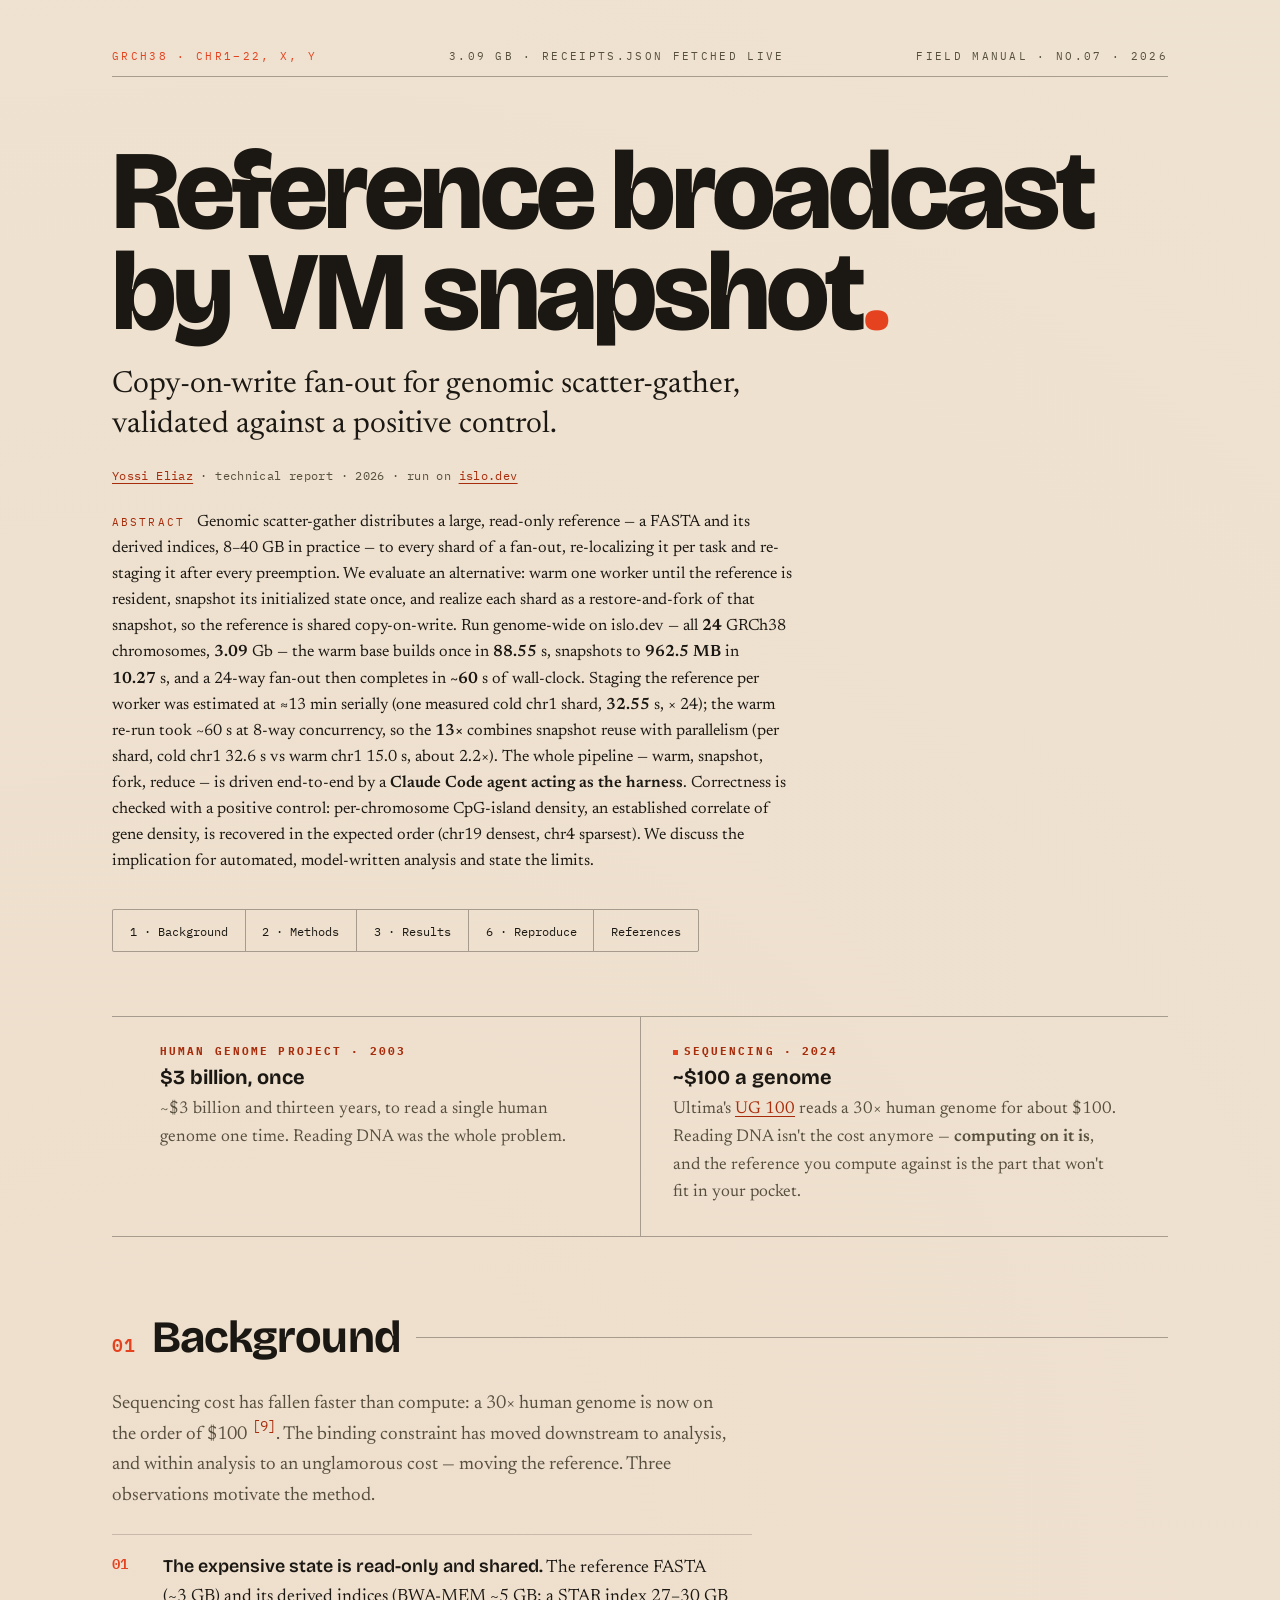
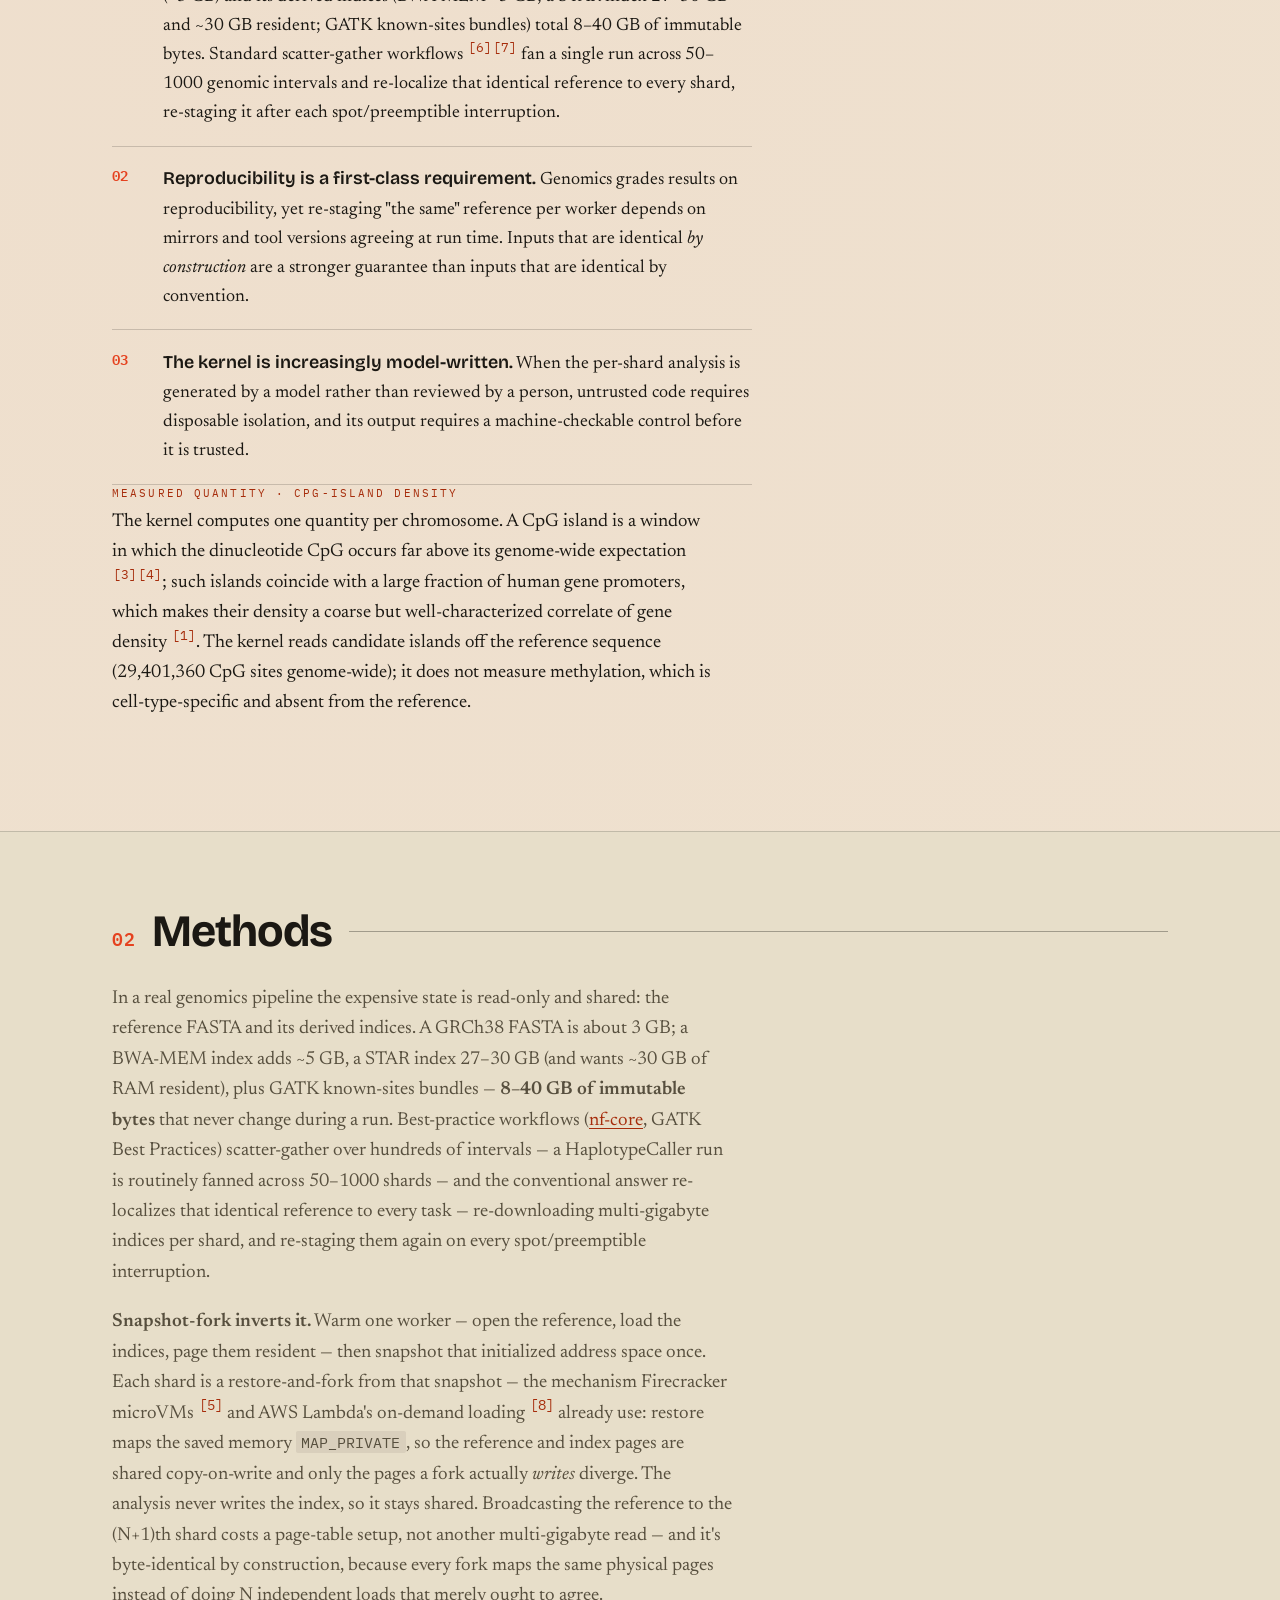
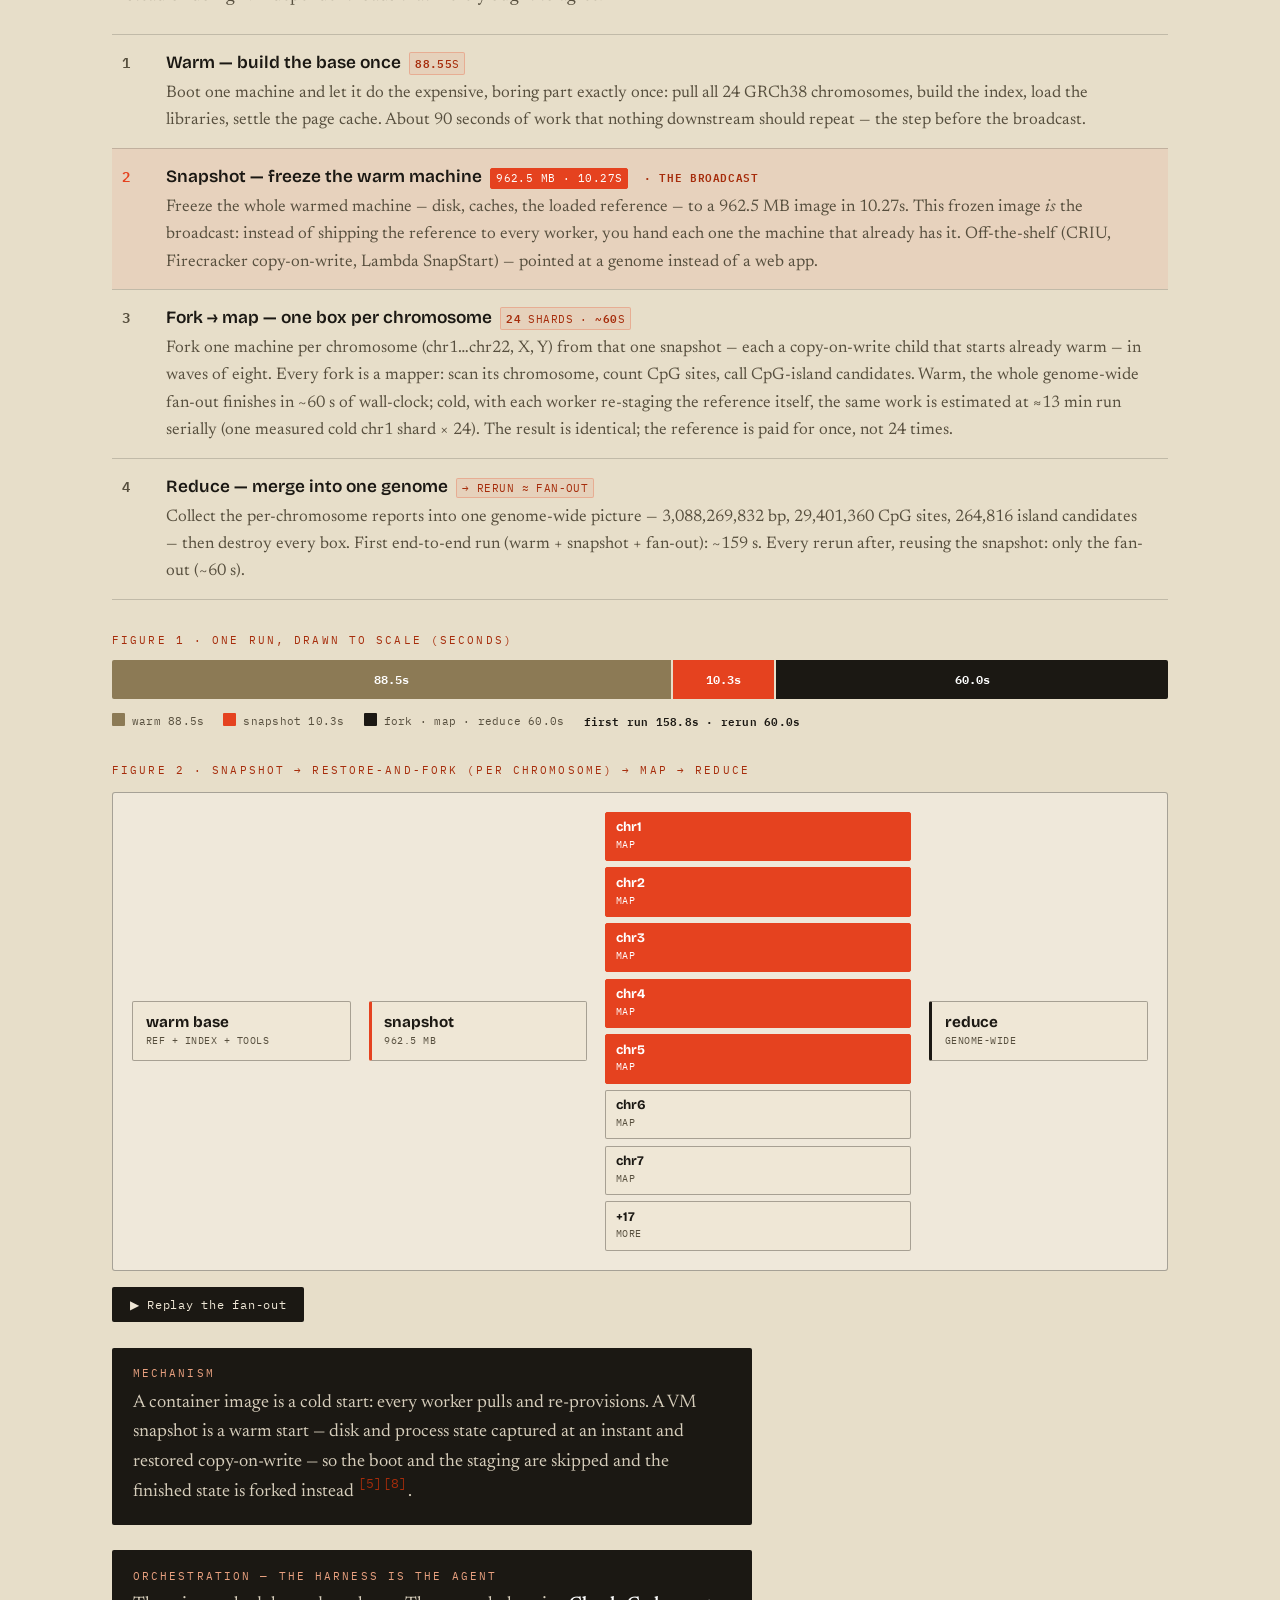
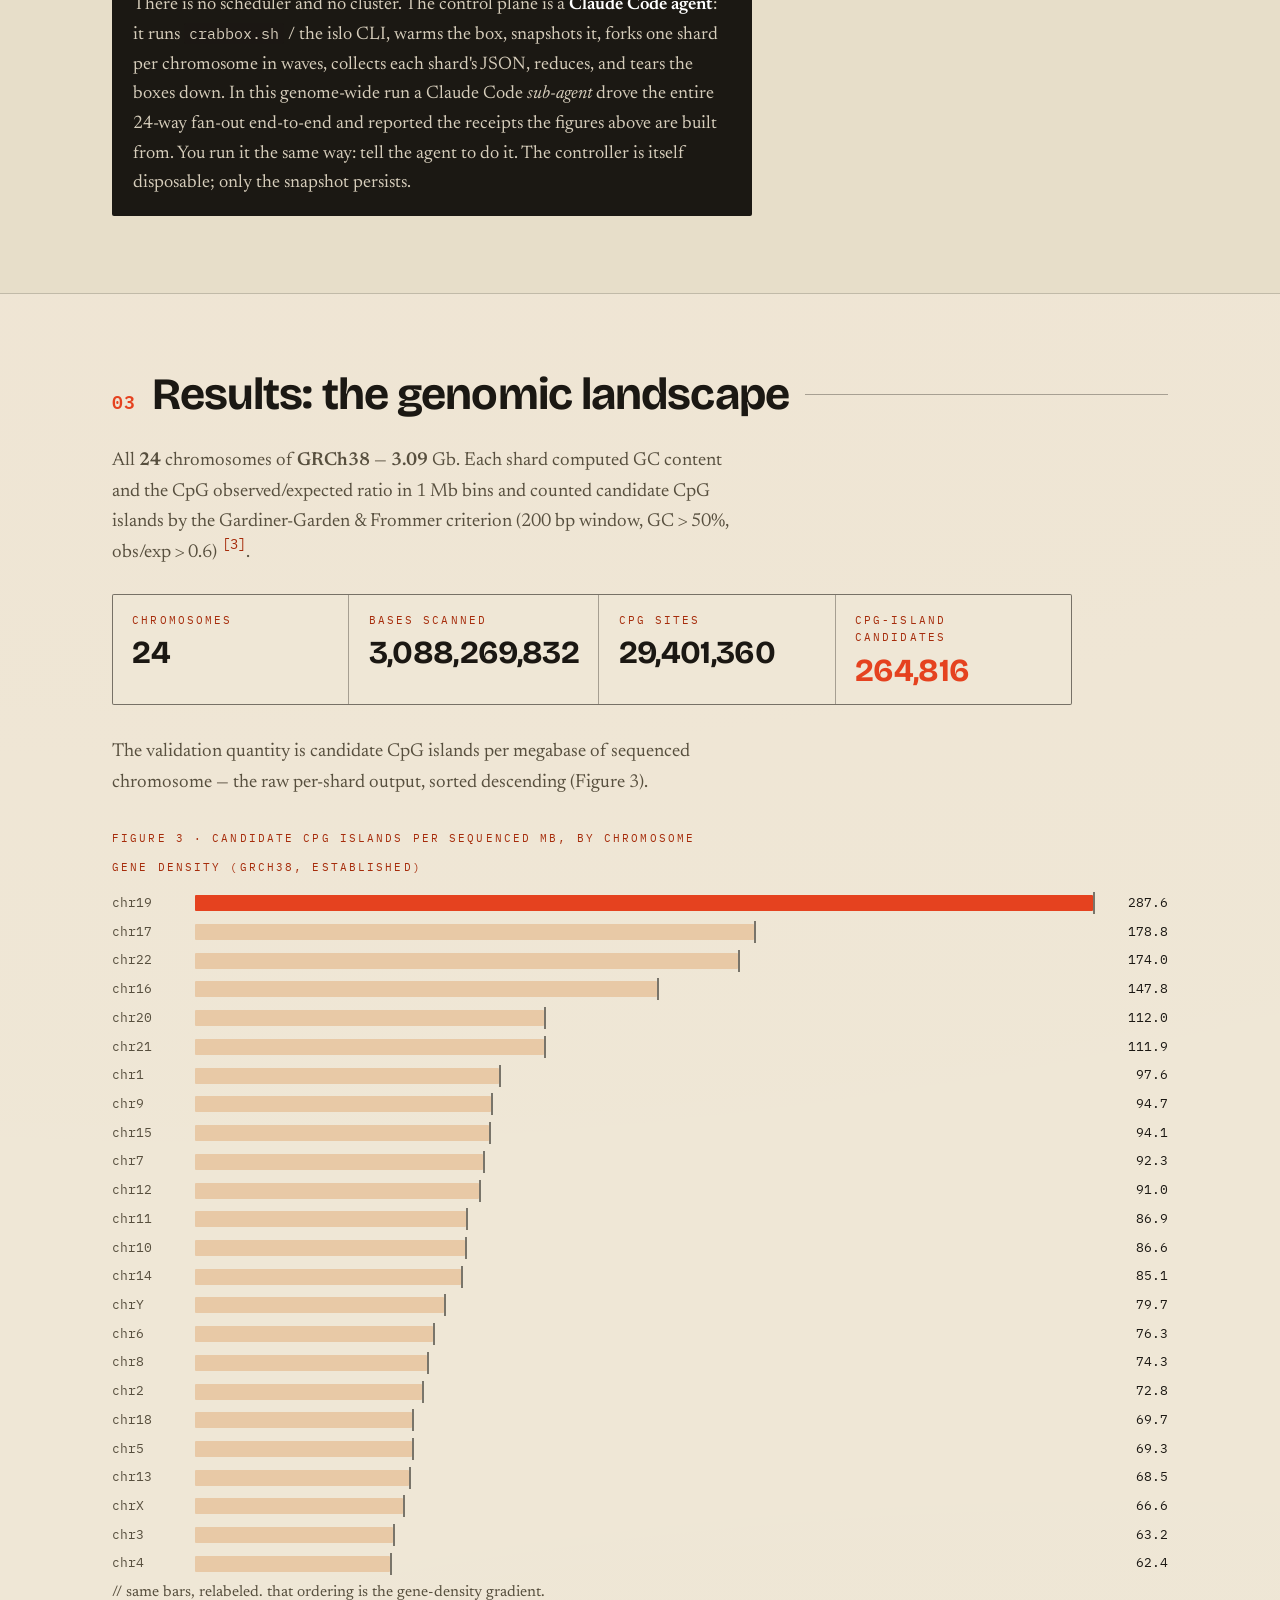
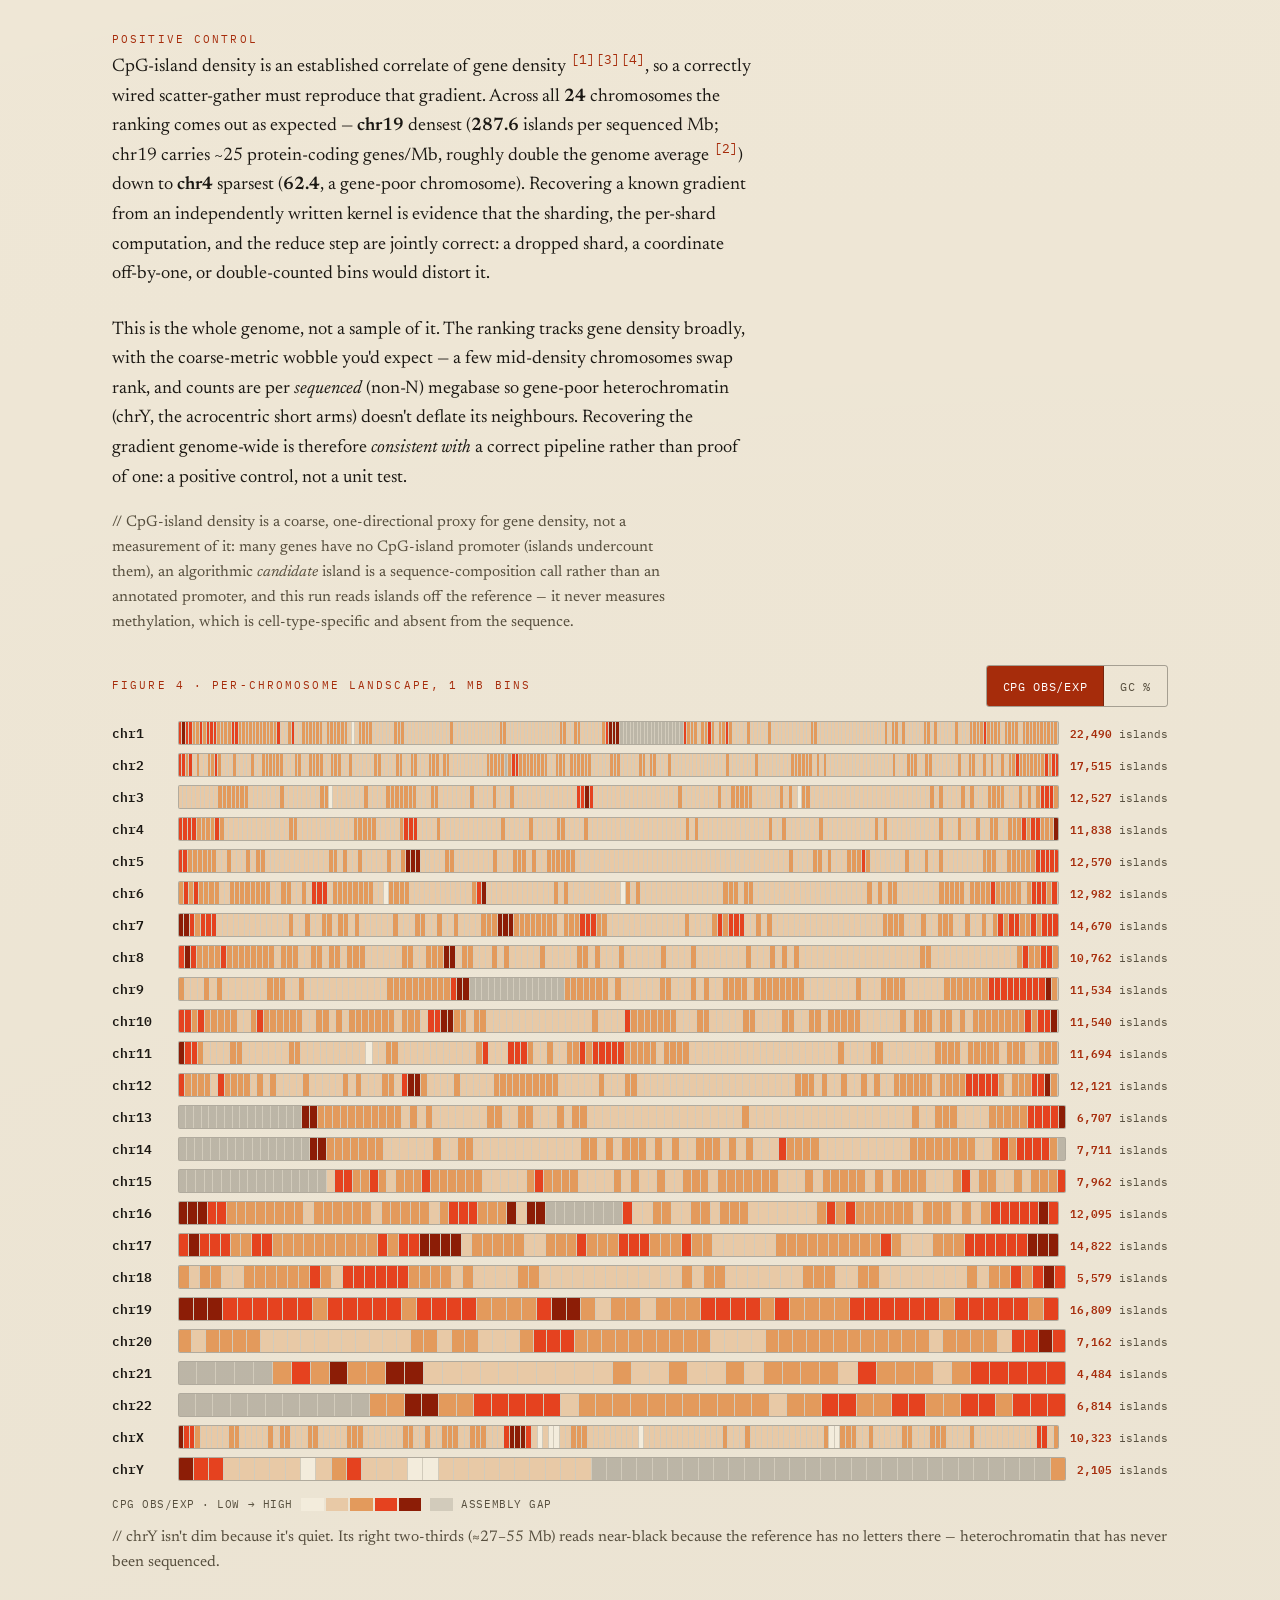
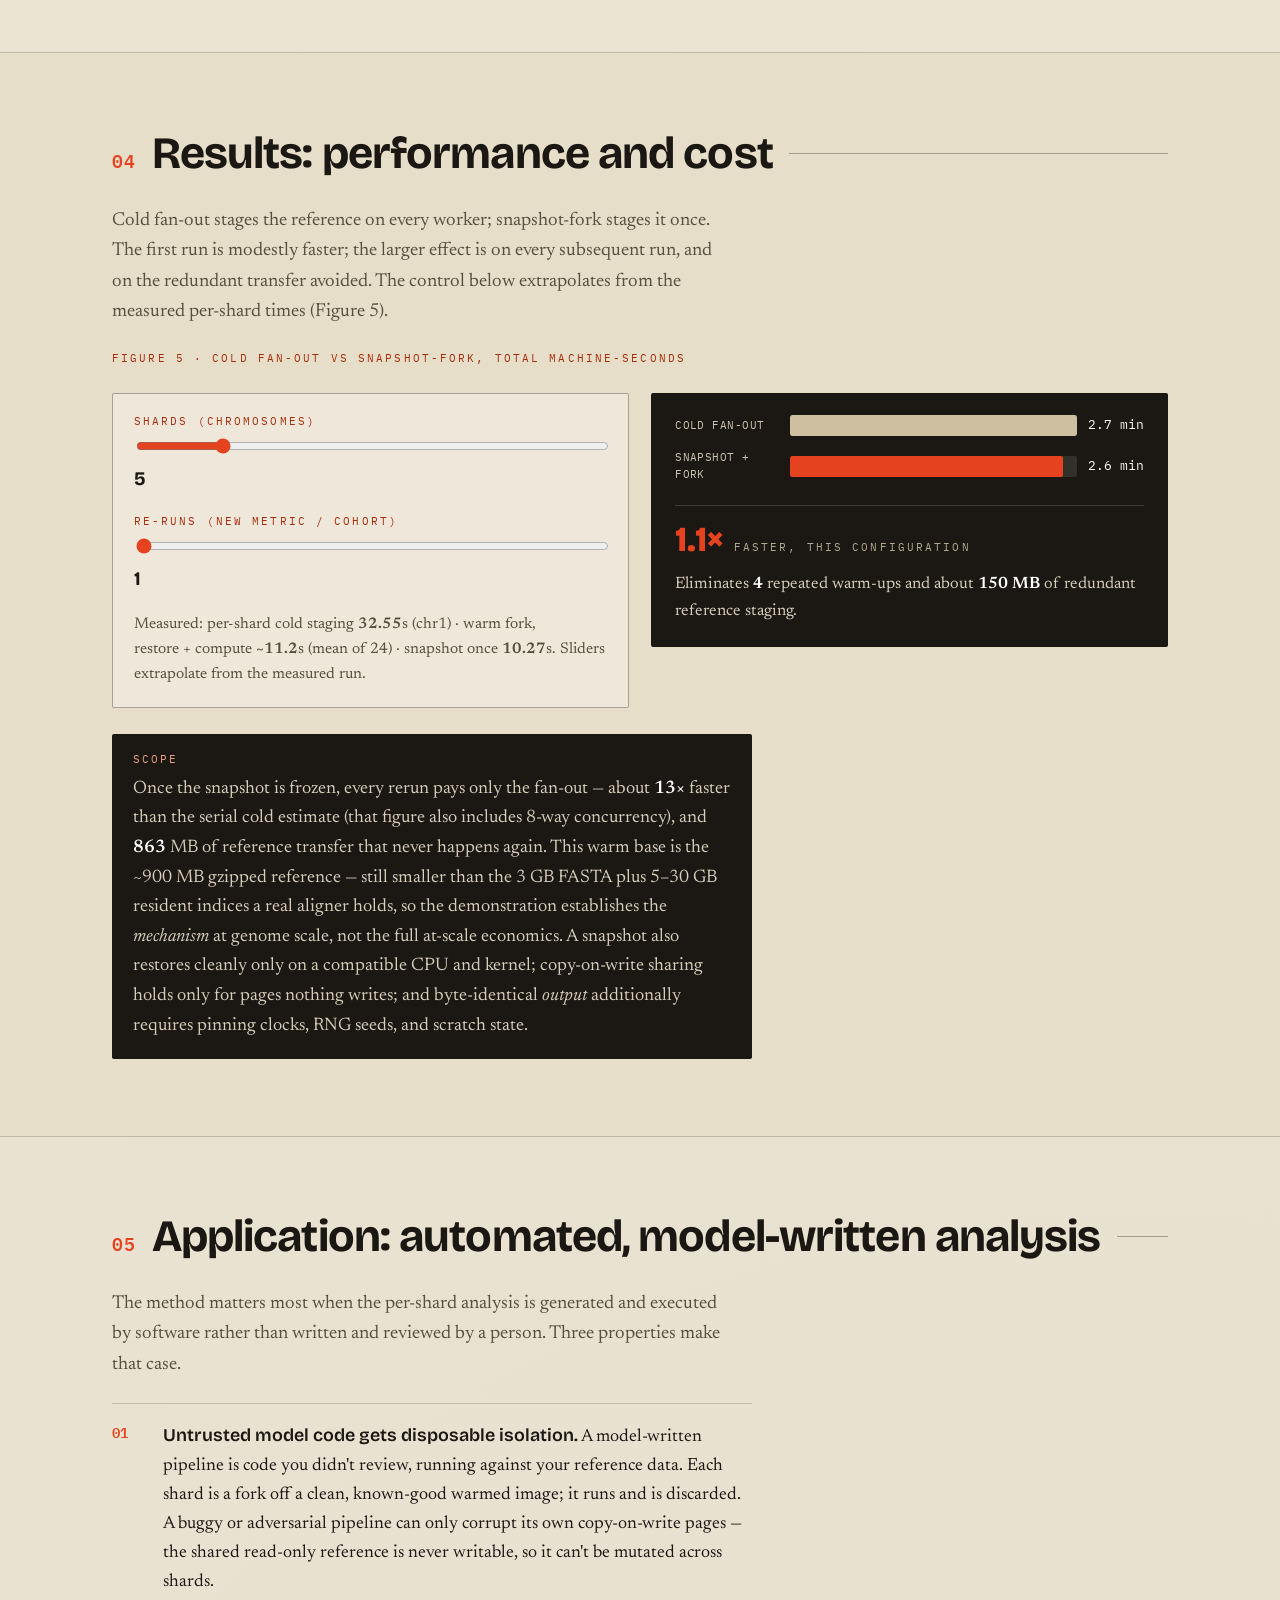
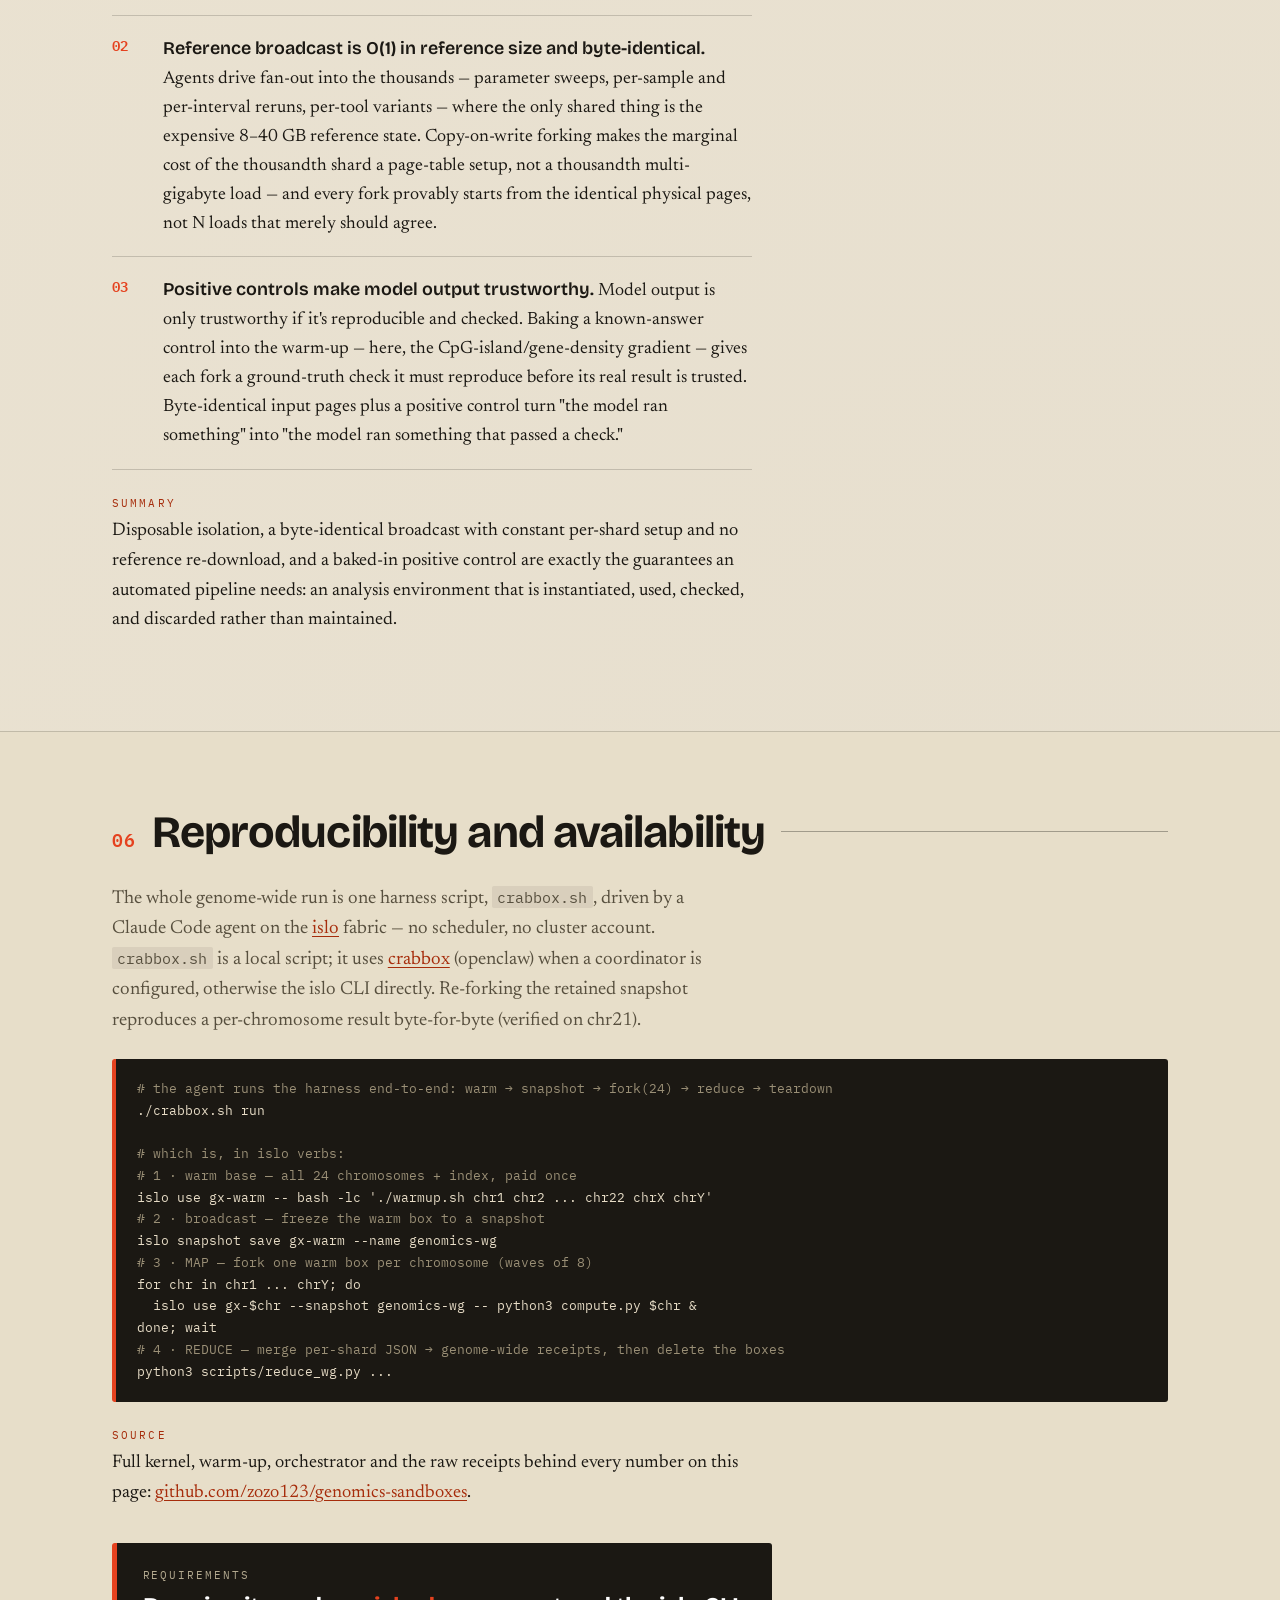
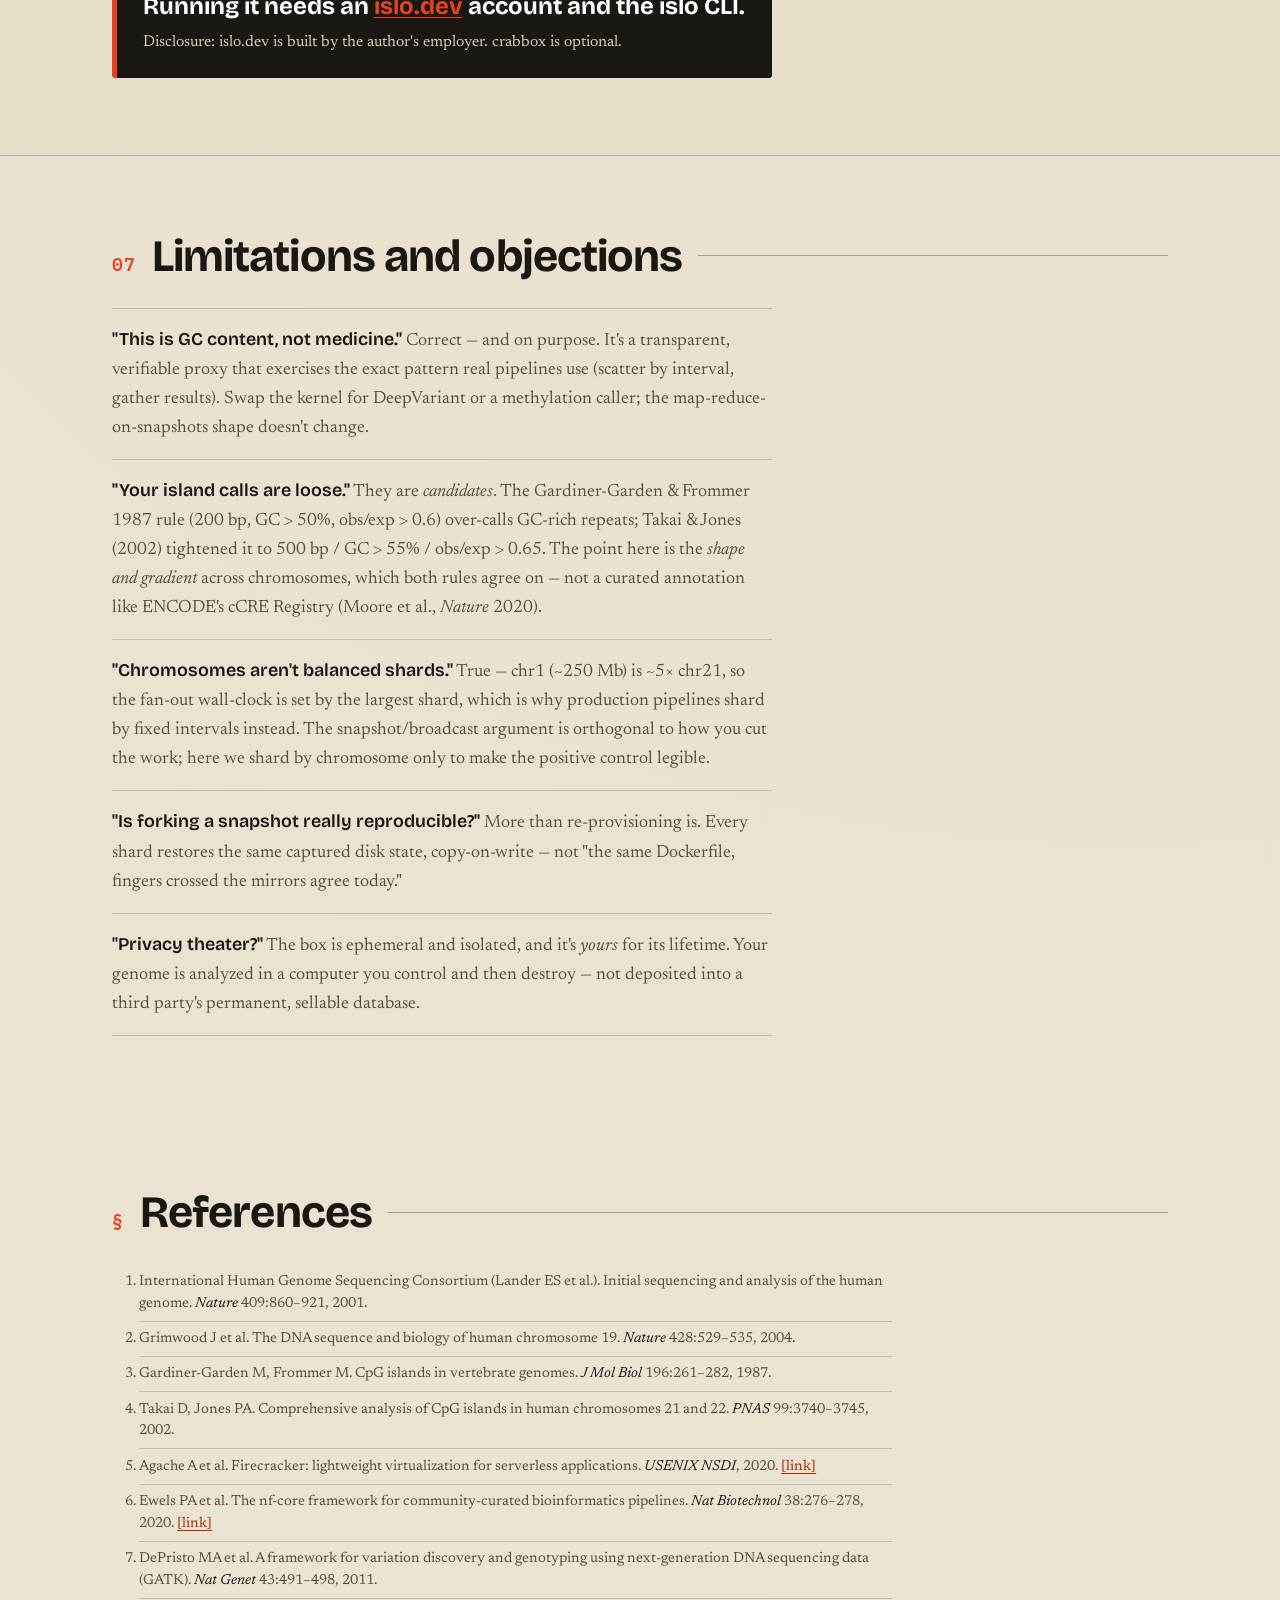
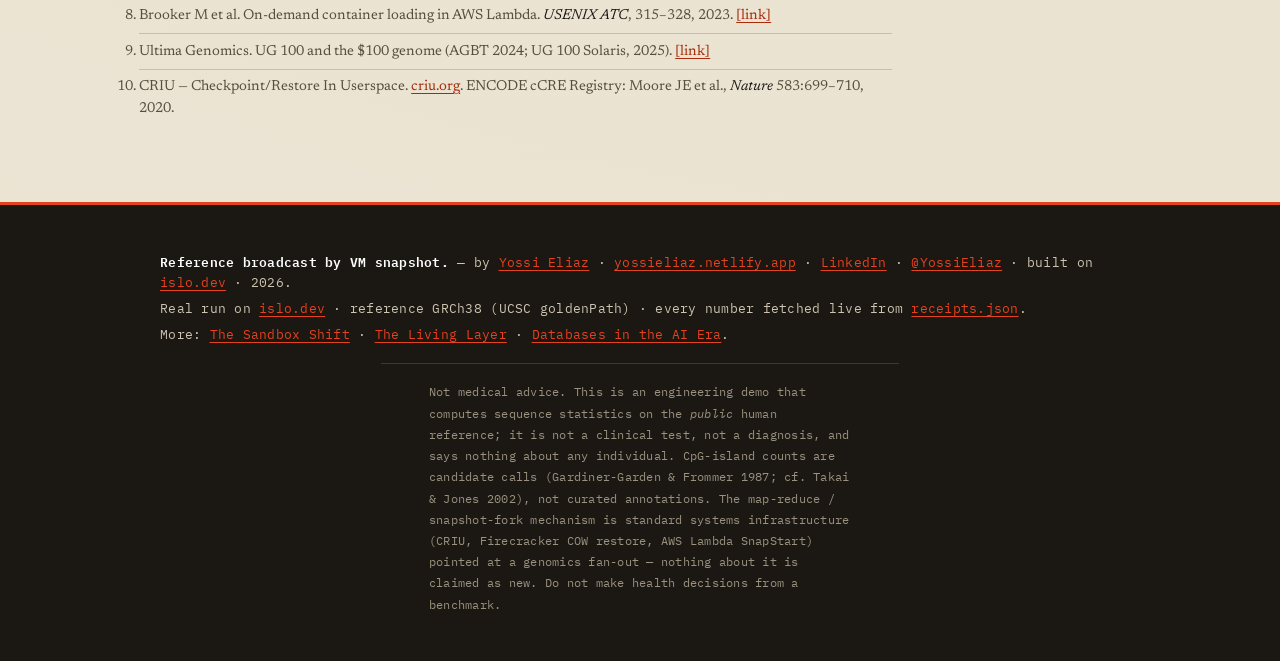
<file: index.html>
<!doctype html>
<html lang="en">
<head>
  <meta charset="utf-8">
  <meta name="viewport" content="width=device-width, initial-scale=1">
  <title>Reference broadcast by VM snapshot · Yossi Eliaz</title>
  <meta name="description" content="Demo by Yossi Eliaz: snapshot one warm islo.dev sandbox holding GRCh38, fork it per chromosome, and check the result against a known CpG-island gradient.">
  <meta name="color-scheme" content="light">
  <meta name="theme-color" content="#1a1712">

  <link rel="canonical" href="https://zozo123.github.io/genomics-sandboxes/">
  <meta name="author" content="Yossi Eliaz">

  <meta property="og:type" content="article">
  <meta property="og:url" content="https://zozo123.github.io/genomics-sandboxes/">
  <meta property="og:title" content="Reference broadcast by VM snapshot">
  <meta property="og:description" content="The reference + indices are 8–40 GB of read-only state re-staged to every shard. Snapshot one warm box, fork it copy-on-write per chromosome: constant per-shard setup, no reference re-download. A demo on islo.dev.">
  <meta property="og:image" content="https://zozo123.github.io/genomics-sandboxes/og.png">
  <meta property="og:image:width" content="1200">
  <meta property="og:image:height" content="630">
  <meta property="og:image:alt" content="Reference broadcast by VM snapshot — copy-on-write fan-out for genomic scatter-gather.">
  <meta name="twitter:card" content="summary_large_image">
  <meta name="twitter:site" content="@YossiEliaz">
  <meta name="twitter:creator" content="@YossiEliaz">
  <meta name="twitter:title" content="Reference broadcast by VM snapshot">
  <meta name="twitter:description" content="Reference + indices are 8–40 GB of read-only state. Snapshot one warm box, fork it per chromosome: constant per-shard setup, no reference re-download. Checked by a positive control. A demo on islo.dev.">
  <meta name="twitter:image" content="https://zozo123.github.io/genomics-sandboxes/og.png">

  <link rel="icon" href="data:image/svg+xml,%3Csvg xmlns='http://www.w3.org/2000/svg' viewBox='0 0 64 64'%3E%3Crect width='64' height='64' fill='%231a1712'/%3E%3Cg stroke='%23e5421f' stroke-width='4' fill='none'%3E%3Cpath d='M22 10c20 9 -20 35 0 44'/%3E%3Cpath d='M42 10c-20 9 20 35 0 44'/%3E%3C/g%3E%3Cg stroke='%23e5421f' stroke-width='3'%3E%3Cline x1='24' y1='20' x2='40' y2='20'/%3E%3Cline x1='24' y1='32' x2='40' y2='32'/%3E%3Cline x1='24' y1='44' x2='40' y2='44'/%3E%3C/g%3E%3C/svg%3E">

  <link rel="preconnect" href="https://fonts.googleapis.com">
  <link rel="preconnect" href="https://fonts.gstatic.com" crossorigin>
  <link href="https://fonts.googleapis.com/css2?family=Bricolage+Grotesque:opsz,wght@12..96,600;12..96,700;12..96,800&family=IBM+Plex+Mono:wght@400;600&family=Newsreader:ital,opsz,wght@0,6..72,400;0,6..72,600;1,6..72,400&display=swap" rel="stylesheet">

  <script>document.documentElement.classList.add('js')</script>
  <link rel="stylesheet" href="styles.css">

  <script type="application/ld+json">
  {
    "@context": "https://schema.org",
    "@type": "TechArticle",
    "headline": "Reference broadcast by VM snapshot",
    "description": "Demo: copy-on-write fan-out for genomic scatter-gather. Warm one worker with the reference and indices, snapshot it, and restore-and-fork per chromosome on islo.dev — constant per-shard setup with no reference re-download, checked against a positive control (CpG-island vs gene-density gradient).",
    "url": "https://zozo123.github.io/genomics-sandboxes/",
    "image": "https://zozo123.github.io/genomics-sandboxes/og.png",
    "datePublished": "2026-06-14",
    "dateModified": "2026-10-22",
    "author": {
      "@id": "https://yossieliaz.netlify.app/#person",
      "@type": "Person",
      "name": "Yossi Eliaz",
      "url": "https://yossieliaz.netlify.app/",
      "sameAs": ["https://github.com/zozo123", "https://www.linkedin.com/in/yossi-eliaz/", "https://scholar.google.com/citations?user=NL1ZyOgAAAAJ"]
    }
  }
  </script>
</head>
<body>
<a class="skip" href="#setup">Skip to content</a>

<!-- ============ MASTHEAD ============ -->
<header class="mast">
  <div class="rule-top"><span>GRCh38 · chr1–22, X, Y</span><span>3.09&nbsp;Gb · receipts.json fetched live</span><span>FIELD&nbsp;MANUAL · No.07 · 2026</span></div>
  <h1 class="load" style="--d:.05s">Reference broadcast<br>by VM&nbsp;snapshot<span class="dot">.</span></h1>
  <p class="thesis load" style="--d:.18s">
    Copy-on-write fan-out for genomic scatter-gather, validated against a positive control.
  </p>
  <p class="byline load" style="--d:.26s"><a href="https://zozo123.github.io/">Yossi Eliaz</a> · technical report · 2026 · run on <a href="https://islo.dev">islo.dev</a></p>
  <p class="abstract load" style="--d:.36s"><span class="mk">Abstract</span> Genomic scatter-gather distributes a large, read-only reference — a FASTA and its derived indices, 8–40&nbsp;GB in practice — to every shard of a fan-out, re-localizing it per task and re-staging it after every preemption. We evaluate an alternative: warm one worker until the reference is resident, snapshot its initialized state once, and realize each shard as a restore-and-fork of that snapshot, so the reference is shared copy-on-write. Run genome-wide on islo.dev — all <b data-bind="shards">24</b> GRCh38 chromosomes, <b data-bind="genome.total_bp_gb">3.09</b>&nbsp;Gb — the warm base builds once in <b data-bind="warmup_sec">88.6</b>&nbsp;s, snapshots to <b data-bind="snapshot.size">962&nbsp;MB</b> in <b data-bind="snapshot.save_sec">10.3</b>&nbsp;s, and a 24-way fan-out then completes in <b data-bind="map_wallclock_sec_round">~60</b>&nbsp;s of wall-clock. Staging the reference per worker was estimated at ≈13&nbsp;min serially (one measured cold chr1 shard, <b data-bind="cold_shard_avg_sec">32.55</b>&nbsp;s, ×&nbsp;24); the warm re-run took ~60&nbsp;s at 8-way concurrency, so the <b data-bind="economics.speedup_rerun">13×</b> combines snapshot reuse with parallelism (per shard, cold chr1 32.6&nbsp;s vs warm chr1 15.0&nbsp;s, about 2.2×). The whole pipeline — warm, snapshot, fork, reduce — is driven end-to-end by a <b>Claude Code agent acting as the harness</b>. Correctness is checked with a positive control: per-chromosome CpG-island density, an established correlate of gene density, is recovered in the expected order (chr19 densest, chr4 sparsest). We discuss the implication for automated, model-written analysis and state the limits.</p>
  <nav class="jump load" style="--d:.5s" aria-label="Sections">
    <a href="#setup">1 · Background</a><a href="#process">2 · Methods</a><a href="#run">3 · Results</a><a href="#repro">6 · Reproduce</a><a href="#refs">References</a>
  </nav>
</header>

<main>

<!-- ============ THEN / NOW ============ -->
<section class="strip reveal" aria-label="Then and now">
  <div class="tn">
    <p class="tn-h"><span class="mk">Human Genome Project · 2003</span>$3 billion, once</p>
    <p>~$3&nbsp;billion and thirteen years, to read a single human genome one time. Reading DNA was the whole problem.</p>
  </div>
  <div class="tn now">
    <p class="tn-h"><span class="mk hot">Sequencing · 2024</span>~$100 a genome</p>
    <p>Ultima's <a href="https://www.statnews.com/2024/01/30/ultima-genomics-dna-sequencing-100-dollars/">UG&nbsp;100</a> reads a 30× human genome for about $100. Reading DNA isn't the cost anymore — <strong>computing on it is</strong>, and the reference you compute against is the part that won't fit in your pocket.</p>
  </div>
</section>

<!-- ============ 01 THE SETUP ============ -->
<section id="setup" class="sec">
  <header class="sec-h reveal"><span class="idx">01</span><h2>Background</h2><span class="sec-line"></span></header>
  <p class="lead reveal">Sequencing cost has fallen faster than compute: a 30× human genome is now on the order of $100 <a href="#ref-9">[9]</a>. The binding constraint has moved downstream to analysis, and within analysis to an unglamorous cost — moving the reference. Three observations motivate the method.</p>
  <ol class="why">
    <li class="reveal"><b>The expensive state is read-only and shared.</b> The reference FASTA (~3&nbsp;GB) and its derived indices (BWA-MEM ~5&nbsp;GB; a STAR index 27–30&nbsp;GB and ~30&nbsp;GB resident; GATK known-sites bundles) total 8–40&nbsp;GB of immutable bytes. Standard scatter-gather workflows <a href="#ref-6">[6]</a><a href="#ref-7">[7]</a> fan a single run across 50–1000 genomic intervals and re-localize that identical reference to every shard, re-staging it after each spot/preemptible interruption.</li>
    <li class="reveal"><b>Reproducibility is a first-class requirement.</b> Genomics grades results on reproducibility, yet re-staging "the same" reference per worker depends on mirrors and tool versions agreeing at run time. Inputs that are identical <i>by construction</i> are a stronger guarantee than inputs that are identical by convention.</li>
    <li class="reveal"><b>The kernel is increasingly model-written.</b> When the per-shard analysis is generated by a model rather than reviewed by a person, untrusted code requires disposable isolation, and its output requires a machine-checkable control before it is trusted.</li>
  </ol>
  <p class="def reveal"><span class="mk">measured quantity · CpG-island density</span>The kernel computes one quantity per chromosome. A CpG island is a window in which the dinucleotide CpG occurs far above its genome-wide expectation <a href="#ref-3">[3]</a><a href="#ref-4">[4]</a>; such islands coincide with a large fraction of human gene promoters, which makes their density a coarse but well-characterized correlate of gene density <a href="#ref-1">[1]</a>. The kernel reads candidate islands off the reference sequence (<span data-bind="genome.cpg_sites">29,401,360</span> CpG sites genome-wide); it does not measure methylation, which is cell-type-specific and absent from the reference.</p>
</section>

<!-- ============ 02 THE PROCESS ============ -->
<section id="process" class="sec alt">
  <header class="sec-h reveal"><span class="idx">02</span><h2>Methods</h2><span class="sec-line"></span></header>
  <p class="lead reveal">In a real genomics pipeline the expensive state is read-only and shared: the reference FASTA and its derived indices. A GRCh38 FASTA is about 3&nbsp;GB; a BWA-MEM index adds ~5&nbsp;GB, a STAR index 27–30&nbsp;GB (and wants ~30&nbsp;GB of RAM resident), plus GATK known-sites bundles — <b>8–40&nbsp;GB of immutable bytes</b> that never change during a run. Best-practice workflows (<a href="https://pubmed.ncbi.nlm.nih.gov/32055031/">nf-core</a>, GATK Best Practices) scatter-gather over hundreds of intervals — a HaplotypeCaller run is routinely fanned across 50–1000 shards — and the conventional answer re-localizes that identical reference to every task — re-downloading multi-gigabyte indices per shard, and re-staging them again on every spot/preemptible interruption.</p>
  <p class="lead reveal"><strong>Snapshot-fork inverts it.</strong> Warm one worker — open the reference, load the indices, page them resident — then snapshot that initialized address space once. Each shard is a restore-and-fork from that snapshot — the mechanism Firecracker microVMs <a href="#ref-5">[5]</a> and AWS Lambda's on-demand loading <a href="#ref-8">[8]</a> already use: restore maps the saved memory <code>MAP_PRIVATE</code>, so the reference and index pages are shared copy-on-write and only the pages a fork actually <i>writes</i> diverge. The analysis never writes the index, so it stays shared. Broadcasting the reference to the (N+1)th shard costs a page-table setup, not another multi-gigabyte read — and it's byte-identical by construction, because every fork maps the same physical pages instead of doing N independent loads that merely ought to agree.</p>

  <ol class="ladder reveal" id="pattern-steps">
    <li><span class="rung">Warm — build the base once <span class="rt"><b data-bind="warmup_sec">88.6</b>s</span></span><span class="d">Boot one machine and let it do the expensive, boring part exactly once: pull all 24 GRCh38 chromosomes, build the index, load the libraries, settle the page cache. About 90 seconds of work that nothing downstream should repeat — the step before the broadcast.</span></li>
    <li class="sweet"><span class="rung">Snapshot — freeze the warm machine <span class="rt"><span data-bind="snapshot.size">962.5&nbsp;MB</span> · <span data-bind="snapshot.save_sec">10.27</span>s</span></span><span class="d">Freeze the whole warmed machine — disk, caches, the loaded reference — to a <span data-bind="snapshot.size">962.5&nbsp;MB</span> image in <span data-bind="snapshot.save_sec">10.27</span>s. This frozen image <i>is</i> the broadcast: instead of shipping the reference to every worker, you hand each one the machine that already has it. Off-the-shelf (CRIU, Firecracker copy-on-write, Lambda SnapStart) — pointed at a genome instead of a web app.</span></li>
    <li><span class="rung">Fork → map — one box per chromosome <span class="rt"><b data-bind="shards">24</b> shards · <b data-bind="map_wallclock_sec_round">~60</b>s</span></span><span class="d">Fork one machine per chromosome (chr1…chr22, X, Y) from that one snapshot — each a copy-on-write child that starts already warm — in waves of eight. Every fork is a mapper: scan its chromosome, count CpG sites, call CpG-island candidates. Warm, the whole genome-wide fan-out finishes in ~60&nbsp;s of wall-clock; cold, with each worker re-staging the reference itself, the same work is estimated at ≈13&nbsp;min run serially (one measured cold chr1 shard × 24). The result is identical; the reference is paid for once, not 24 times.</span></li>
    <li><span class="rung">Reduce — merge into one genome <span class="rt">→ rerun ≈ fan-out</span></span><span class="d">Collect the per-chromosome reports into one genome-wide picture — <span data-bind="genome.total_bp_commas">3,088,269,832</span> bp, <span data-bind="genome.cpg_sites">29,401,360</span> CpG sites, <span data-bind="genome.cpg_islands">264,816</span> island candidates — then destroy every box. First end-to-end run (warm + snapshot + fan-out): ~159&nbsp;s. Every rerun after, reusing the snapshot: only the fan-out (~60&nbsp;s).</span></li>
  </ol>

  <!-- process timeline: same four phases, true proportional widths from receipts -->
  <figure class="timeline reveal" aria-label="Process timeline at true proportional durations">
    <figcaption class="mk">Figure 1 · one run, drawn to scale (seconds)</figcaption>
    <div id="proc-timeline" class="proc-timeline"></div>
  </figure>

  <!-- fork fan-out animation -->
  <figure class="forkfig reveal" aria-label="Animation: one warm snapshot forks into per-chromosome map shards, then reduces">
    <figcaption class="mk">Figure 2 · snapshot → restore-and-fork (per chromosome) → map → reduce</figcaption>
    <div id="forkstage" class="forkstage" data-state="idle">
      <div class="fork-warm"><span class="box-tag">warm base</span><span class="box-sub">ref + index + tools</span></div>
      <div class="fork-snap"><span class="box-tag">snapshot</span><span class="box-sub" data-bind="snapshot.size">962.5 MB</span></div>
      <div class="fork-shards" id="fork-shards"></div>
      <div class="fork-reduce"><span class="box-tag">reduce</span><span class="box-sub">genome-wide</span></div>
    </div>
    <button class="btn" id="fork-run" type="button">▶ Replay the fan-out</button>
  </figure>
  <p class="kicker reveal"><span class="mk">Mechanism</span>A container image is a cold start: every worker pulls and re-provisions. A VM snapshot is a warm start — disk and process state captured at an instant and restored copy-on-write — so the boot and the staging are skipped and the finished state is forked instead <a href="#ref-5">[5]</a><a href="#ref-8">[8]</a>.</p>
  <p class="kicker reveal"><span class="mk">Orchestration — the harness is the agent</span>There is no scheduler and no cluster. The control plane is a <strong>Claude Code agent</strong>: it runs <code>crabbox.sh</code> / the islo CLI, warms the box, snapshots it, forks one shard per chromosome in waves, collects each shard's JSON, reduces, and tears the boxes down. In this genome-wide run a Claude Code <em>sub-agent</em> drove the entire 24-way fan-out end-to-end and reported the receipts the figures above are built from. You run it the same way: tell the agent to do it. The controller is itself disposable; only the snapshot persists.</p>
</section>

<!-- ============ 03 THE RUN ============ -->
<section id="run" class="sec">
  <header class="sec-h reveal"><span class="idx">03</span><h2>Results: the genomic landscape</h2><span class="sec-line"></span></header>
  <p class="lead reveal">All <b data-bind="shards">24</b> chromosomes of <b>GRCh38</b> — <b data-bind="genome.total_bp_gb">3.09</b>&nbsp;Gb. Each shard computed GC content and the CpG observed/expected ratio in 1&nbsp;Mb bins and counted candidate CpG islands by the Gardiner-Garden &amp; Frommer criterion (200&nbsp;bp window, GC&nbsp;&gt;&nbsp;50%, obs/exp&nbsp;&gt;&nbsp;0.6) <a href="#ref-3">[3]</a>.</p>

  <div class="stats reveal" id="stats">
    <div class="stat"><span class="mk">chromosomes</span><b data-bind="shards">24</b></div>
    <div class="stat"><span class="mk">bases scanned</span><b data-bind="genome.total_bp_commas">3,088,269,832</b></div>
    <div class="stat"><span class="mk">CpG sites</span><b data-bind="genome.cpg_sites">29,401,360</b></div>
    <div class="stat hot"><span class="mk">CpG-island candidates</span><b data-bind="genome.cpg_islands">264,816</b></div>
  </div>

  <p class="lead reveal" style="margin-top:2rem">The validation quantity is candidate CpG islands per megabase of sequenced chromosome — the raw per-shard output, sorted descending (Figure&nbsp;3).</p>

  <!-- the two-reading bar: an infra metric that is a known biological gradient -->
  <figure class="tworead reveal" aria-label="CpG-island density per chromosome">
    <figcaption class="mk">Figure 3 · candidate CpG islands per sequenced Mb, by chromosome</figcaption>
    <div class="tworead-axis"><span class="mk" id="tworead-axis-lab">islands / Mb</span></div>
    <div id="tworead" class="tworead-rows"></div>
    <p class="calc-note" id="tworead-cap">// per-shard benchmark output, before any biological interpretation.</p>
  </figure>

  <p class="bear reveal" id="aha"><span class="mk">Positive control</span>CpG-island density is an established correlate of gene density <a href="#ref-1">[1]</a><a href="#ref-3">[3]</a><a href="#ref-4">[4]</a>, so a correctly wired scatter-gather must reproduce that gradient. Across all <b data-bind="shards">24</b> chromosomes the ranking comes out as expected — <b data-bind="biology.rich_chrom">chr19</b> densest (<b data-bind="biology.rich_density">287.6</b> islands per sequenced Mb; chr19 carries ~25 protein-coding genes/Mb, roughly double the genome average <a href="#ref-2">[2]</a>) down to <b data-bind="biology.poor_chrom">chr4</b> sparsest (<b data-bind="biology.poor_density">62.4</b>, a gene-poor chromosome). Recovering a known gradient from an independently written kernel is evidence that the sharding, the per-shard computation, and the reduce step are jointly correct: a dropped shard, a coordinate off-by-one, or double-counted bins would distort it.</p>
  <p class="bear reveal">This is the whole genome, not a sample of it. The ranking tracks gene density broadly, with the coarse-metric wobble you'd expect — a few mid-density chromosomes swap rank, and counts are per <i>sequenced</i> (non-N) megabase so gene-poor heterochromatin (chrY, the acrocentric short arms) doesn't deflate its neighbours. Recovering the gradient genome-wide is therefore <em>consistent with</em> a correct pipeline rather than proof of one: a positive control, not a unit test.</p>
  <p class="calc-note reveal" id="aha-caveat">// CpG-island density is a coarse, one-directional proxy for gene density, not a measurement of it: many genes have no CpG-island promoter (islands undercount them), an algorithmic <i>candidate</i> island is a sequence-composition call rather than an annotated promoter, and this run reads islands off the reference — it never measures methylation, which is cell-type-specific and absent from the sequence.</p>

  <!-- karyotype landscape -->
  <figure class="kary-wrap reveal" aria-label="Per-chromosome CpG / GC landscape">
    <div class="kary-head">
      <figcaption class="mk">Figure 4 · per-chromosome landscape, 1&nbsp;Mb bins</figcaption>
      <div class="seg kary-seg" role="tablist" aria-label="Metric">
        <button role="tab" aria-selected="true" data-metric="cpg_oe" type="button">CpG obs/exp</button>
        <button role="tab" aria-selected="false" data-metric="gc" type="button">GC&nbsp;%</button>
      </div>
    </div>
    <div id="kary" class="kary"></div>
    <div class="kary-legend" id="kary-legend"></div>
    <p class="calc-note kary-foot">// chrY isn't dim because it's quiet. Its right two-thirds (≈27–55&nbsp;Mb) reads near-black because the reference has no letters there — heterochromatin that has never been sequenced.</p>
  </figure>
</section>

<!-- ============ 04 THE COST ============ -->
<section id="cost" class="sec alt">
  <header class="sec-h reveal"><span class="idx">04</span><h2>Results: performance and cost</h2><span class="sec-line"></span></header>
  <p class="lead reveal">Cold fan-out stages the reference on every worker; snapshot-fork stages it once. The first run is modestly faster; the larger effect is on every subsequent run, and on the redundant transfer avoided. The control below extrapolates from the measured per-shard times (Figure&nbsp;5).</p>

  <p class="mk reveal" style="display:block;margin:1.4rem 0 .4rem">Figure 5 · cold fan-out vs snapshot-fork, total machine-seconds</p>
  <div class="calc reveal" id="calc">
    <div class="calc-controls">
      <label class="calc-row">
        <span class="mk">shards (chromosomes)</span>
        <input type="range" id="calc-shards" min="1" max="24" value="5" step="1">
        <output id="calc-shards-out">5</output>
      </label>
      <label class="calc-row">
        <span class="mk">re-runs (new metric / cohort)</span>
        <input type="range" id="calc-reruns" min="1" max="50" value="1" step="1">
        <output id="calc-reruns-out">1</output>
      </label>
      <p class="calc-note">Measured: per-shard cold staging <b data-bind="cold_shard_avg_sec">32.55</b>s (chr1) · warm fork, restore&nbsp;+&nbsp;compute <b data-bind="map_per_shard">~11.2</b>s (mean of 24) · snapshot once <b data-bind="snapshot.save_sec">10.27</b>s. Sliders extrapolate from the measured run.</p>
    </div>
    <div class="calc-out">
      <div class="bars" id="calc-bars">
        <div class="bar-row"><span class="bar-lab">cold fan-out</span><div class="bar"><span class="bar-fill cold" id="bar-cold"></span></div><span class="bar-val" id="val-cold">—</span></div>
        <div class="bar-row"><span class="bar-lab">snapshot + fork</span><div class="bar"><span class="bar-fill warm" id="bar-warm"></span></div><span class="bar-val" id="val-warm">—</span></div>
      </div>
      <div class="calc-head"><span class="big" id="calc-speedup">1.1×</span><span class="mk">faster, this configuration</span></div>
      <p class="calc-saved" id="calc-saved">Eliminates <b>4</b> repeated warm-ups and about <b>150 MB</b> of redundant reference staging.</p>
    </div>
  </div>

  <p class="kicker reveal"><span class="mk">Scope</span>Once the snapshot is frozen, every rerun pays only the fan-out — about <strong data-bind="economics.speedup_rerun">13×</strong> faster than the serial cold estimate (that figure also includes 8-way concurrency), and <strong data-bind="economics.redundant_mb">862</strong>&nbsp;MB of reference transfer that never happens again. This warm base is the ~900&nbsp;MB gzipped reference — still smaller than the 3&nbsp;GB FASTA plus 5–30&nbsp;GB resident indices a real aligner holds, so the demonstration establishes the <em>mechanism</em> at genome scale, not the full at-scale economics. A snapshot also restores cleanly only on a compatible CPU and kernel; copy-on-write sharing holds only for pages nothing writes; and byte-identical <i>output</i> additionally requires pinning clocks, RNG seeds, and scratch state.</p>
</section>

<!-- ============ 05 WHY AN AGENT WANTS THIS ============ -->
<section id="value" class="sec">
  <header class="sec-h reveal"><span class="idx">05</span><h2>Application: automated, model-written analysis</h2><span class="sec-line"></span></header>
  <p class="lead reveal">The method matters most when the per-shard analysis is generated and executed by software rather than written and reviewed by a person. Three properties make that case.</p>
  <ol class="why">
    <li class="reveal"><b>Untrusted model code gets disposable isolation.</b> A model-written pipeline is code you didn't review, running against your reference data. Each shard is a fork off a clean, known-good warmed image; it runs and is discarded. A buggy or adversarial pipeline can only corrupt its own copy-on-write pages — the shared read-only reference is never writable, so it can't be mutated across shards.</li>
    <li class="reveal"><b>Reference broadcast is O(1) in reference size and byte-identical.</b> Agents drive fan-out into the thousands — parameter sweeps, per-sample and per-interval reruns, per-tool variants — where the only shared thing is the expensive 8–40&nbsp;GB reference state. Copy-on-write forking makes the marginal cost of the thousandth shard a page-table setup, not a thousandth multi-gigabyte load — and every fork provably starts from the identical physical pages, not N loads that merely should agree.</li>
    <li class="reveal"><b>Positive controls make model output trustworthy.</b> Model output is only trustworthy if it's reproducible and checked. Baking a known-answer control into the warm-up — here, the CpG-island/gene-density gradient — gives each fork a ground-truth check it must reproduce before its real result is trusted. Byte-identical input pages plus a positive control turn "the model ran something" into "the model ran something that passed a check."</li>
  </ol>
  <p class="bear reveal"><span class="mk">Summary</span>Disposable isolation, a byte-identical broadcast with constant per-shard setup and no reference re-download, and a baked-in positive control are exactly the guarantees an automated pipeline needs: an analysis environment that is instantiated, used, checked, and discarded rather than maintained.</p>
</section>

<!-- ============ REPRODUCE ============ -->
<section id="repro" class="sec alt">
  <header class="sec-h reveal"><span class="idx">06</span><h2>Reproducibility and availability</h2><span class="sec-line"></span></header>
  <p class="lead reveal">The whole genome-wide run is one harness script, <code>crabbox.sh</code>, driven by a Claude Code agent on the <a href="https://islo.dev">islo</a> fabric — no scheduler, no cluster account. <code>crabbox.sh</code> is a local script; it uses <a href="https://github.com/openclaw/crabbox">crabbox</a> (openclaw) when a coordinator is configured, otherwise the islo CLI directly. Re-forking the retained snapshot reproduces a per-chromosome result byte-for-byte (verified on chr21).</p>
  <pre class="code-block reveal"><code><span class="c"># the agent runs the harness end-to-end: warm → snapshot → fork(24) → reduce → teardown</span>
./crabbox.sh run

<span class="c"># which is, in islo verbs:</span>
<span class="c"># 1 · warm base — all 24 chromosomes + index, paid once</span>
islo use gx-warm -- bash -lc './warmup.sh chr1 chr2 ... chr22 chrX chrY'
<span class="c"># 2 · broadcast — freeze the warm box to a snapshot</span>
islo snapshot save gx-warm --name genomics-wg
<span class="c"># 3 · MAP — fork one warm box per chromosome (waves of 8)</span>
for chr in chr1 ... chrY; do
  islo use gx-$chr --snapshot genomics-wg -- python3 compute.py $chr &amp;
done; wait
<span class="c"># 4 · REDUCE — merge per-shard JSON → genome-wide receipts, then delete the boxes</span>
python3 scripts/reduce_wg.py ...</code></pre>
  <p class="bear reveal"><span class="mk">source</span>Full kernel, warm-up, orchestrator and the raw receipts behind every number on this page:
  <a href="https://github.com/zozo123/genomics-sandboxes">github.com/zozo123/genomics-sandboxes</a>.</p>

  <aside class="cta reveal" aria-label="Requirements">
    <p class="cta-k">Requirements</p>
    <p class="cta-h">Running it needs an <a href="https://islo.dev">islo.dev</a> account and the islo CLI.</p>
    <p class="cta-b">Disclosure: islo.dev is built by the author's employer. crabbox is optional.</p>
  </aside>
</section>

<!-- ============ OBJECTIONS ============ -->
<section class="sec">
  <header class="sec-h reveal"><span class="idx">07</span><h2>Limitations and objections</h2><span class="sec-line"></span></header>
  <div class="obs reveal">
    <p><b>"This is GC content, not medicine."</b> Correct — and on purpose. It's a transparent, verifiable proxy that exercises the exact pattern real pipelines use (scatter by interval, gather results). Swap the kernel for DeepVariant or a methylation caller; the map-reduce-on-snapshots shape doesn't change.</p>
    <p><b>"Your island calls are loose."</b> They are <i>candidates</i>. The Gardiner-Garden &amp; Frommer 1987 rule (200&nbsp;bp, GC&nbsp;&gt;&nbsp;50%, obs/exp&nbsp;&gt;&nbsp;0.6) over-calls GC-rich repeats; Takai &amp; Jones (2002) tightened it to 500&nbsp;bp / GC&nbsp;&gt;&nbsp;55% / obs/exp&nbsp;&gt;&nbsp;0.65. The point here is the <i>shape and gradient</i> across chromosomes, which both rules agree on — not a curated annotation like ENCODE's cCRE Registry (Moore et&nbsp;al., <i>Nature</i> 2020).</p>
    <p><b>"Chromosomes aren't balanced shards."</b> True — chr1 (~250&nbsp;Mb) is ~5× chr21, so the fan-out wall-clock is set by the largest shard, which is why production pipelines shard by fixed intervals instead. The snapshot/broadcast argument is orthogonal to how you cut the work; here we shard by chromosome only to make the positive control legible.</p>
    <p><b>"Is forking a snapshot really reproducible?"</b> More than re-provisioning is. Every shard restores the same captured disk state, copy-on-write — not "the same Dockerfile, fingers crossed the mirrors agree today."</p>
    <p><b>"Privacy theater?"</b> The box is ephemeral and isolated, and it's <i>yours</i> for its lifetime. Your genome is analyzed in a computer you control and then destroy — not deposited into a third party's permanent, sellable database.</p>
  </div>
</section>

<!-- ============ REFERENCES ============ -->
<section id="refs" class="sec">
  <header class="sec-h reveal"><span class="idx">§</span><h2>References</h2><span class="sec-line"></span></header>
  <ol class="refs reveal">
    <li id="ref-1">International Human Genome Sequencing Consortium (Lander ES et&nbsp;al.). Initial sequencing and analysis of the human genome. <i>Nature</i> 409:860–921, 2001.</li>
    <li id="ref-2">Grimwood J et&nbsp;al. The DNA sequence and biology of human chromosome 19. <i>Nature</i> 428:529–535, 2004.</li>
    <li id="ref-3">Gardiner-Garden M, Frommer M. CpG islands in vertebrate genomes. <i>J Mol Biol</i> 196:261–282, 1987.</li>
    <li id="ref-4">Takai D, Jones PA. Comprehensive analysis of CpG islands in human chromosomes 21 and 22. <i>PNAS</i> 99:3740–3745, 2002.</li>
    <li id="ref-5">Agache A et&nbsp;al. Firecracker: lightweight virtualization for serverless applications. <i>USENIX NSDI</i>, 2020. <a href="https://www.usenix.org/conference/nsdi20/presentation/agache">[link]</a></li>
    <li id="ref-6">Ewels PA et&nbsp;al. The nf-core framework for community-curated bioinformatics pipelines. <i>Nat Biotechnol</i> 38:276–278, 2020. <a href="https://pubmed.ncbi.nlm.nih.gov/32055031/">[link]</a></li>
    <li id="ref-7">DePristo MA et&nbsp;al. A framework for variation discovery and genotyping using next-generation DNA sequencing data (GATK). <i>Nat Genet</i> 43:491–498, 2011.</li>
    <li id="ref-8">Brooker M et&nbsp;al. On-demand container loading in AWS Lambda. <i>USENIX ATC</i>, 315–328, 2023. <a href="https://www.usenix.org/conference/atc23/presentation/brooker">[link]</a></li>
    <li id="ref-9">Ultima Genomics. UG&nbsp;100 and the $100 genome (AGBT 2024; UG&nbsp;100 Solaris, 2025). <a href="https://www.statnews.com/2024/01/30/ultima-genomics-dna-sequencing-100-dollars/">[link]</a></li>
    <li id="ref-10">CRIU — Checkpoint/Restore In Userspace. <a href="https://criu.org">criu.org</a>. ENCODE cCRE Registry: Moore JE et&nbsp;al., <i>Nature</i> 583:699–710, 2020.</li>
  </ol>
</section>

</main>

<!-- ============ FOOTER ============ -->
<footer class="foot">
  <p><b>Reference broadcast by VM snapshot.</b> — by <a href="https://zozo123.github.io/">Yossi Eliaz</a> · <a href="https://yossieliaz.netlify.app/">yossieliaz.netlify.app</a> · <a href="https://www.linkedin.com/in/yossi-eliaz/">LinkedIn</a> · <a href="https://x.com/YossiEliaz">@YossiEliaz</a> · built on <a href="https://islo.dev">islo.dev</a> · 2026.</p>
  <p>Real run on <a href="https://islo.dev">islo.dev</a> · reference GRCh38 (UCSC goldenPath) · every number fetched live from <a href="./data/receipts.json">receipts.json</a>.</p>
  <p>More: <a href="https://zozo123.github.io/sandboxes-why-how-when/">The Sandbox Shift</a> · <a href="https://zozo123.github.io/the-living-layer/">The Living Layer</a> · <a href="https://zozo123.github.io/databases-in-the-ai-era/">Databases in the AI Era</a>.</p>
  <p class="disc">Not medical advice. This is an engineering demo that computes sequence statistics on the <em>public</em> human reference; it is not a clinical test, not a diagnosis, and says nothing about any individual. CpG-island counts are candidate calls (Gardiner-Garden &amp; Frommer 1987; cf. Takai &amp; Jones 2002), not curated annotations. The map-reduce / snapshot-fork mechanism is standard systems infrastructure (CRIU, Firecracker COW restore, AWS Lambda SnapStart) pointed at a genomics fan-out — nothing about it is claimed as new. Do not make health decisions from a benchmark.</p>
</footer>

<script src="script.js"></script>
</body>
</html>
</file>
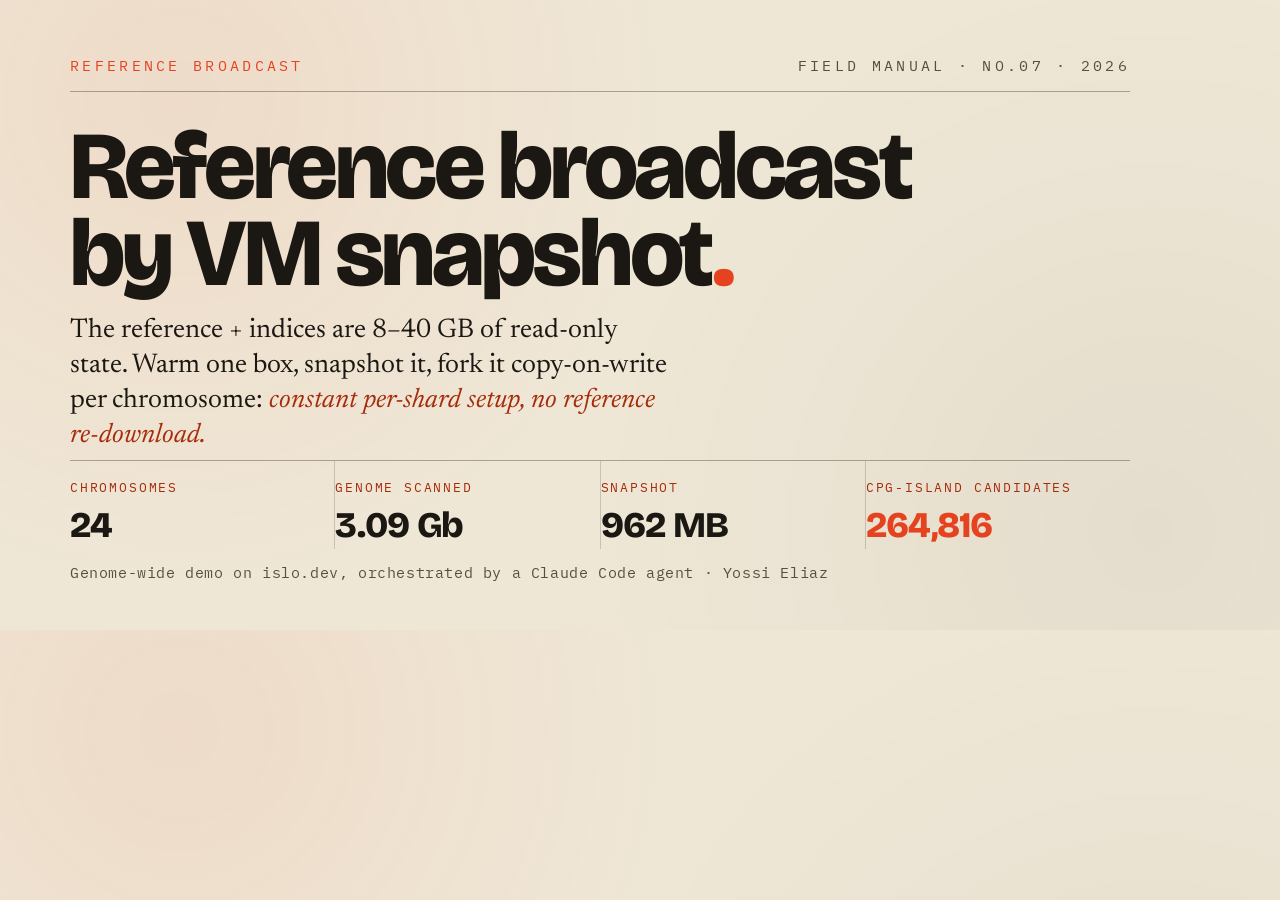
<file: og-card.html>
<!doctype html>
<html lang="en"><head><meta charset="utf-8"><title>Share card · Reference broadcast by VM snapshot</title>
<link rel="preconnect" href="https://fonts.googleapis.com">
<link rel="preconnect" href="https://fonts.gstatic.com" crossorigin>
<link href="https://fonts.googleapis.com/css2?family=Bricolage+Grotesque:opsz,wght@12..96,700;12..96,800&family=IBM+Plex+Mono:wght@400;600&family=Newsreader:opsz,wght@6..72,400&display=swap" rel="stylesheet">
<style>
  :root{ --paper:#efe7d6; --ink:#1b1813; --ink2:#574f3e; --hot:#e5421f; --hot2:#a62c0b; }
  *{margin:0;box-sizing:border-box}
  body{width:1200px;height:630px;background:var(--paper);color:var(--ink);
    font-family:"Newsreader",serif;overflow:hidden;position:relative;
    background-image:radial-gradient(circle at 14% 16%, rgba(229,66,31,.07), transparent 40%),
                     radial-gradient(circle at 90% 84%, rgba(27,24,19,.05), transparent 44%);}
  .card{padding:56px 70px 48px;height:100%;display:flex;flex-direction:column;justify-content:space-between}
  .top{display:flex;justify-content:space-between;font-family:"IBM Plex Mono",monospace;
    font-size:15px;letter-spacing:.22em;text-transform:uppercase;color:var(--ink2);
    border-bottom:1px solid rgba(27,24,19,.34);padding-bottom:16px}
  .top span:first-child{color:var(--hot)}
  h1{font-family:"Bricolage Grotesque",sans-serif;font-weight:800;font-size:96px;line-height:.9;
    letter-spacing:-.035em;margin:26px 0 16px}
  h1 .dot{color:var(--hot)}
  .sub{font-size:27px;line-height:1.3;max-width:40ch;color:var(--ink);font-weight:400}
  .sub em{color:var(--hot2);font-style:italic}
  .stats{display:flex;gap:0;border-top:1px solid rgba(27,24,19,.34)}
  .stat{flex:1;padding:18px 0 2px;border-right:1px solid rgba(27,24,19,.18)}
  .stat:last-child{border-right:0}
  .stat .k{font-family:"IBM Plex Mono",monospace;font-size:13px;letter-spacing:.14em;
    text-transform:uppercase;color:var(--hot2);display:block;margin-bottom:8px}
  .stat .v{font-family:"Bricolage Grotesque",sans-serif;font-weight:800;font-size:36px;letter-spacing:-.02em}
  .stat.hot .v{color:var(--hot)}
  .by{font-family:"IBM Plex Mono",monospace;font-size:15px;color:var(--ink2);letter-spacing:.04em;margin-top:14px}
</style></head>
<body>
  <div class="card">
    <div class="top"><span>REFERENCE BROADCAST</span><span>FIELD MANUAL · No.07 · 2026</span></div>
    <div>
      <h1>Reference broadcast<br>by VM&nbsp;snapshot<span class="dot">.</span></h1>
      <p class="sub">The reference + indices are 8–40&nbsp;GB of read-only state. Warm one box, snapshot it, fork it copy-on-write per chromosome: <em>constant per-shard setup, no reference re-download.</em></p>
    </div>
    <div>
      <div class="stats">
        <div class="stat"><span class="k">chromosomes</span><span class="v">24</span></div>
        <div class="stat"><span class="k">genome scanned</span><span class="v">3.09 Gb</span></div>
        <div class="stat"><span class="k">snapshot</span><span class="v">962 MB</span></div>
        <div class="stat hot"><span class="k">CpG-island candidates</span><span class="v">264,816</span></div>
      </div>
      <p class="by">Genome-wide demo on islo.dev, orchestrated by a Claude Code agent · Yossi Eliaz</p>
    </div>
  </div>
</body></html>
</file>
<file: styles.css>
/* ===================================================================
   Bring Your Own Genome — editorial engineering datasheet.
   Bone paper · ink · vermillion · hairline rules · mono labels.
   Same design language as "The Sandbox Shift" / "The Living Layer".
   =================================================================== */

:root {
  --paper:   #efe7d6;
  --paper-2: #e7dec9;
  --ink:     #1b1813;
  --ink-2:   #574f3e;
  --hot:     #e5421f;
  --hot-2:   #a62c0b;
  --rule:    rgba(27,24,19,.18);
  --rule-2:  rgba(27,24,19,.34);

  /* sequence palette for the karyotype (low → high) */
  --seq-0: #f3ecdc;
  --seq-1: #e8c9a6;
  --seq-2: #e39a5c;
  --seq-3: #e5421f;
  --seq-4: #8c1d06;
  --gap:   rgba(27,24,19,.12);

  --display: "Bricolage Grotesque", system-ui, sans-serif;
  --body:    "Newsreader", Georgia, "Times New Roman", serif;
  --mono:    "IBM Plex Mono", ui-monospace, monospace;

  --cw: 66rem;
  --pad: clamp(1.25rem, calc((100% - var(--cw)) / 2), 50%);
}

* { box-sizing: border-box; }
html { scroll-behavior: smooth; }
body {
  margin: 0; background: var(--paper); color: var(--ink);
  font-family: var(--body); font-size: clamp(1.02rem, 1.4vw, 1.18rem);
  line-height: 1.62; overflow-x: hidden; font-optical-sizing: auto;
  -webkit-font-smoothing: antialiased;
  background-image:
    radial-gradient(circle at 18% 12%, rgba(229,66,31,.05), transparent 38%),
    radial-gradient(circle at 88% 78%, rgba(27,24,19,.04), transparent 42%);
}
a { color: var(--hot-2); text-underline-offset: 3px; text-decoration-thickness: 1px; }
a:hover { color: var(--ink); }
code { font-family: var(--mono); font-size: .82em; background: rgba(27,24,19,.07);
       padding: .08em .35em; border-radius: 2px; }
em { font-style: italic; } strong, b { font-weight: 600; }

.skip { position:absolute; left:-999px; }
.skip:focus { left:1rem; top:1rem; background:var(--ink); color:var(--paper); padding:.5rem 1rem; z-index:9; }

.mk { display:inline-block; font-family:var(--mono); font-size:.66rem; letter-spacing:.2em;
  text-transform:uppercase; color:var(--hot-2); margin-right:.6rem; }
.mk.hot { color: var(--hot-2); }
:focus-visible { outline: 2px solid var(--hot); outline-offset: 2px; border-radius: 1px; }
.d-out :focus-visible, .foot :focus-visible { outline-color: #ff7a5c; }

/* ---------- layout primitives ---------- */
.mast, .sec, .foot { padding-inline: var(--pad); }
.sec  { padding-block: clamp(3rem, 6vw, 5rem); }
.sec.alt { background: var(--paper-2); border-block: 1px solid var(--rule); }
.lead { max-width: 62ch; color: var(--ink-2); font-size: 1.05em; }

/* ============ MASTHEAD ============ */
.mast { padding-top: clamp(1.5rem, 4vw, 3rem); padding-bottom: clamp(2.5rem, 5vw, 4rem); }
.rule-top { display:flex; justify-content:space-between; gap:1rem; flex-wrap:wrap;
  font-family:var(--mono); font-size:.66rem; letter-spacing:.22em; text-transform:uppercase;
  color:var(--ink-2); border-bottom:1px solid var(--rule-2); padding-bottom:.7rem;
  margin-bottom:clamp(2rem,6vw,4rem); }
.rule-top span:first-child { color: var(--hot); }
h1 { font-family:var(--display); font-weight:800; font-size:clamp(2.4rem, 9vw, 7rem);
  line-height:.9; letter-spacing:-.035em; margin:0 0 1.4rem; overflow-wrap:anywhere; }
h1 .dot { color: var(--hot); }
.thesis { font-size:clamp(1.25rem,3vw,1.9rem); line-height:1.32; max-width:24ch; margin:0 0 1.2rem; font-weight:400; }
@media (min-width: 700px){ .thesis { max-width: 42ch; } }
.thesis em { color: var(--hot-2); font-style: italic; }
.claim { font-family:var(--mono); font-size:clamp(.85rem,1.6vw,1rem); letter-spacing:.01em;
  border-left:3px solid var(--hot); padding-left:.9rem; max-width:48ch; margin:0 0 2.2rem; color:var(--ink-2); }
.claim strong { color: var(--ink); }
.def { max-width:60ch; margin:0 0 2.2rem; font-size:1.04em; color:var(--ink); }
.def .mk { display:block; margin-bottom:.35rem; }
.jump { display:flex; flex-wrap:wrap; gap:0; font-family:var(--mono); font-size:.78rem; }
.jump a { text-decoration:none; color:var(--ink); padding:.65rem 1.05rem;
  border:1px solid var(--rule-2); border-right-width:0; transition:background .15s,color .15s; }
.jump a:first-child { border-radius:2px 0 0 2px; }
.jump a:last-child { border-right-width:1px; border-radius:0 2px 2px 0; }
.jump a:hover { background: var(--ink); color: var(--paper); }

/* ============ THEN / NOW ============ */
.strip { display:grid; gap:0; max-width:var(--cw); margin-inline:auto;
  padding-inline:clamp(1.25rem, 4vw, 3rem); border-block:1px solid var(--rule-2); }
@media (min-width: 760px){ .strip { grid-template-columns: 1fr 1fr; } }
.tn { padding: 1.6rem 0; }
.tn.now { border-top: 1px solid var(--rule); }
@media (min-width: 760px){
  .tn { padding: 1.8rem 2rem 1.8rem 0; }
  .tn.now { padding: 1.8rem 0 1.8rem 2rem; border-top:0; border-left:1px solid var(--rule-2); }
}
.tn-h { font-family:var(--display); font-weight:700; font-size:1.25rem; margin:0 0 .5rem; line-height:1.1; }
.tn-h .mk { display:block; margin:0 0 .5rem; }
.tn.now .tn-h .mk::before { content:""; display:inline-block; width:.5em; height:.5em; background:var(--hot); margin-right:.5em; }
.tn p:last-child { margin:0; color:var(--ink-2); font-size:.96em; }

/* ============ SECTION HEADER ============ */
.sec-h { display:flex; align-items:baseline; flex-wrap:wrap; gap:.6rem 1rem; margin:0 0 1.8rem; }
.sec-h .idx { font-family:var(--mono); font-weight:600; font-size:1.1rem; color:var(--hot); letter-spacing:.05em; }
.sec-h h2 { font-family:var(--display); font-weight:700; letter-spacing:-.02em;
  font-size:clamp(1.6rem,4.6vw,2.8rem); margin:0; line-height:1.04; }
.sec-h .sec-line { flex:1; min-width:2rem; height:1px; background:var(--rule-2); align-self:center; }

/* ============ WHY list ============ */
.why { list-style:none; counter-reset:w; margin:1.4rem 0 0; padding:0; max-width:64ch; }
.why li { counter-increment:w; position:relative; padding:1.1rem 0 1.1rem 3.2rem; border-top:1px solid var(--rule); }
.why li:last-child { border-bottom:1px solid var(--rule); }
.why li::before { content:"0" counter(w); position:absolute; left:0; top:1.1rem;
  font-family:var(--mono); font-size:.85rem; color:var(--hot); font-weight:600; }
.why b { font-family:var(--display); font-weight:600; }
.bear { margin-top:1.6rem; max-width:64ch; font-size:1.02em; }
.bear .mk { display:block; margin-bottom:.3rem; }

/* ============ LADDER (the pattern) ============ */
.ladder { list-style:none; counter-reset:r; margin:1.4rem 0 2rem; padding:0; }
.ladder li { counter-increment:r; display:grid; grid-template-columns:1.8rem 1fr; gap:.2rem 1rem;
  padding:.85rem 1rem .85rem .6rem; border-top:1px solid var(--rule); align-items:baseline; }
.ladder li:last-child { border-bottom:1px solid var(--rule); }
.ladder li::before { content:counter(r); grid-row:1 / span 2; font-family:var(--mono); font-weight:600; color:var(--ink-2); font-size:.9rem; }
.ladder .rung { font-family:var(--display); font-weight:600; font-size:1.08rem; }
.ladder .d { grid-column:2; color:var(--ink-2); font-size:.94em; }
.ladder li.sweet { background: rgba(229,66,31,.07); }
.ladder li.sweet::before { color: var(--hot); }
.ladder li.sweet .rung::after { content:"· the broadcast"; color:var(--hot-2); font-family:var(--mono);
  font-size:.66rem; letter-spacing:.06em; margin-left:.5rem; text-transform:uppercase; }

.kicker { max-width:64ch; margin:1.6rem 0 0; padding:1.1rem 1.3rem; background:var(--ink);
  color:#d6cdbb; border-radius:2px; font-size:1.02em; }
.kicker .mk { display:block; color:#e8a07f; margin-bottom:.4rem; }
.kicker strong { color:#fff; font-weight:600; }

/* ============ FORK FAN-OUT FIGURE ============ */
.forkfig { margin:2rem 0 0; }
.forkfig figcaption { display:block; margin-bottom:.8rem; }
.forkstage {
  --boxbg: var(--paper); position:relative; display:grid; gap:.7rem 1.1rem;
  grid-template-columns: 1fr; align-items:center;
  border:1px solid var(--rule-2); border-radius:3px; padding:1.2rem; background:rgba(255,255,255,.32);
}
@media (min-width:720px){
  .forkstage { grid-template-columns: 1fr 1fr 1.4fr 1fr; }
}
.forkstage > div { min-width:0; }
.fork-warm, .fork-snap, .fork-reduce, .shard {
  border:1px solid var(--rule-2); border-radius:2px; padding:.7rem .8rem; background:var(--boxbg);
  display:flex; flex-direction:column; gap:.15rem; transition:transform .4s, opacity .4s, border-color .4s, background .4s;
}
.box-tag { font-family:var(--display); font-weight:700; font-size:.95rem; line-height:1.1; }
.box-sub { font-family:var(--mono); font-size:.62rem; letter-spacing:.05em; color:var(--ink-2); text-transform:uppercase; }
.fork-snap { border-left:3px solid var(--hot); }
.fork-shards { display:grid; gap:.4rem; }
.shard { padding:.45rem .6rem; }
.shard .box-tag { font-size:.82rem; }
.shard.lit { background: var(--hot); border-color: var(--hot); }
.shard.lit .box-tag, .shard.lit .box-sub { color:#fff; }
.fork-reduce { border-left:3px solid var(--ink); }
/* animated states */
.forkstage[data-state="idle"] .fork-snap,
.forkstage[data-state="idle"] .fork-shards,
.forkstage[data-state="idle"] .fork-reduce { opacity:.32; }
.forkstage[data-state="snap"] .fork-snap { opacity:1; transform:scale(1.03); }
.forkstage[data-state="map"] .fork-snap,
.forkstage[data-state="map"] .fork-shards { opacity:1; }
.forkstage[data-state="reduce"] > div { opacity:1; }
.btn { margin-top:1rem; font-family:var(--mono); font-size:.78rem; letter-spacing:.06em;
  background:var(--ink); color:var(--paper); border:0; border-radius:2px; padding:.6rem 1.1rem; cursor:pointer; }
.btn:hover { background: var(--hot-2); }

/* ============ STATS ============ */
.stats { display:grid; grid-template-columns:repeat(2,1fr); gap:1px; background:var(--rule-2);
  border:1px solid var(--rule-2); border-radius:2px; overflow:hidden; margin-top:1.6rem; max-width:60rem; }
@media (min-width:680px){ .stats { grid-template-columns:repeat(4,1fr); } }
.stat { background:var(--paper); padding:1.1rem 1.2rem; }
.sec.alt .stat { background:var(--paper-2); }
.stat .mk { display:block; margin-bottom:.5rem; }
.stat b { font-family:var(--display); font-weight:700; font-size:clamp(1.3rem,3.4vw,2rem); line-height:1;
  letter-spacing:-.02em; display:block; }
.stat.hot b { color:var(--hot); }

/* ============ KARYOTYPE ============ */
.kary-wrap { margin:1.8rem 0 0; }
.kary-head { display:flex; justify-content:space-between; align-items:center; flex-wrap:wrap; gap:.8rem; margin-bottom:.9rem; }
.seg { display:inline-flex; border:1px solid var(--rule-2); border-radius:3px; overflow:hidden; }
.seg button { font-family:var(--mono); font-size:.72rem; letter-spacing:.06em; text-transform:uppercase;
  background:transparent; color:var(--ink-2); border:0; border-right:1px solid var(--rule-2);
  padding:.55rem 1rem; min-height:40px; cursor:pointer; transition:background .15s,color .15s; }
.seg button:last-child { border-right:0; }
.seg button[aria-selected="true"] { background:var(--hot-2); color:#fff; }
.seg button:hover:not([aria-selected="true"]) { background:rgba(27,24,19,.06); color:var(--ink); }

.kary { display:grid; gap:.5rem; }
.kary-row { display:grid; grid-template-columns:3.4rem minmax(0,1fr) auto; align-items:center; gap:.7rem; }
.kary-name { font-family:var(--mono); font-weight:600; font-size:.8rem; color:var(--ink); }
.kary-track { display:flex; gap:1px; min-width:0; height:1.5rem; border-radius:2px; overflow:hidden;
  background:var(--gap); border:1px solid var(--rule); }
.kary-cell { flex:1 1 0; min-width:0; }
/* narrow screens: ~250 one-px gaps would be wider than the track, so drop them */
@media (max-width:760px){ .kary-track { gap:0; } }
.kary-isl { font-family:var(--mono); font-size:.68rem; color:var(--ink-2); white-space:nowrap; }
.kary-isl b { color:var(--hot-2); }
.kary-legend { display:flex; align-items:center; gap:.55rem; margin-top:.9rem;
  font-family:var(--mono); font-size:.66rem; letter-spacing:.05em; color:var(--ink-2); text-transform:uppercase; }
.legend-swatches { display:flex; gap:2px; }
.legend-swatches i { width:1.4rem; height:.8rem; display:block; }

/* ============ ECONOMICS CALCULATOR ============ */
.calc { display:grid; gap:1.4rem; margin-top:1.6rem; }
@media (min-width:860px){ .calc { grid-template-columns:1fr 1fr; align-items:start; } }
.calc-controls { border:1px solid var(--rule-2); border-radius:2px; padding:1.2rem 1.3rem; background:rgba(255,255,255,.32); }
.calc-row { display:grid; gap:.4rem; margin-bottom:1.2rem; }
.calc-row .mk { margin:0; }
.calc-row input[type=range] { width:100%; accent-color:var(--hot); }
.calc-row output { font-family:var(--display); font-weight:700; font-size:1.2rem; }
.calc-note { font-size:.86em; color:var(--ink-2); margin:.4rem 0 0; }
.calc-out { background:var(--ink); color:var(--paper); border-radius:2px; padding:1.4rem 1.5rem; }
.bars { display:grid; gap:.8rem; margin-bottom:1.3rem; }
.bar-row { display:grid; grid-template-columns:6.5rem 1fr auto; align-items:center; gap:.7rem; }
.bar-lab { font-family:var(--mono); font-size:.68rem; letter-spacing:.04em; text-transform:uppercase; color:#cdc4b2; }
.bar { height:1.3rem; background:rgba(255,255,255,.1); border-radius:2px; overflow:hidden; }
.bar-fill { display:block; height:100%; width:0; transition:width .5s cubic-bezier(.2,.7,.2,1); border-radius:2px; }
.bar-fill.cold { background:#cdbfa0; }
.bar-fill.warm { background:var(--hot); }
.bar-val { font-family:var(--mono); font-size:.8rem; color:#fff; white-space:nowrap; }
.calc-head { display:flex; align-items:baseline; gap:.6rem; border-top:1px solid rgba(255,255,255,.16); padding-top:1rem; }
.calc-head .big { font-family:var(--display); font-weight:800; font-size:2.2rem; color:var(--hot); line-height:1; }
.calc-head .mk { color:#b3a98f; }
.calc-saved { color:#d6cdbb; font-size:.92em; margin:.9rem 0 0; }
.calc-saved b { color:#fff; }

/* ============ CODE BLOCK ============ */
.code-block { background:var(--ink); color:#e7dcc6; border-radius:3px; border-left:4px solid var(--hot);
  padding:1.2rem 1.3rem; overflow-x:auto; font-family:var(--mono); font-size:.8rem; line-height:1.7; margin:1.4rem 0 0; }
.code-block code { background:none; padding:0; font-size:inherit; color:inherit; }
.code-block .c { color:#9a8f76; }

/* ============ OBJECTIONS / FOOTER ============ */
.obs { max-width:66ch; }
.obs p { padding:1rem 0; border-top:1px solid var(--rule); margin:0; color:var(--ink-2); }
.obs p:last-child { border-bottom:1px solid var(--rule); }
.obs b { color:var(--ink); font-family:var(--display); font-weight:600; }

.foot { background:var(--ink); color:#cdc4b2; padding:2.6rem 0; border-top:3px solid var(--hot); }
.foot > * { max-width:var(--cw); margin-inline:auto; padding-inline:clamp(1.25rem, 4vw, 3rem); }
.foot p { margin:.3rem auto; font-family:var(--mono); font-size:.8rem; letter-spacing:.02em; }
.foot b { color:#fff; } .foot a { color:var(--hot); }
.foot .disc { color:#9a917f; max-width:74ch; line-height:1.7; font-size:.78rem;
  border-top:1px solid rgba(255,255,255,.14); margin-top:1.1rem; padding-top:1.1rem; }
.foot .disc a { color:#e8dcc4; }

/* ============ LADDER TIMING CHIP ============ */
.ladder .rung { display:flex; flex-wrap:wrap; align-items:baseline; gap:.5rem; }
.ladder .rt { font-family:var(--mono); font-size:.66rem; letter-spacing:.04em; text-transform:uppercase;
  color:var(--hot-2); background:rgba(229,66,31,.08); border:1px solid rgba(229,66,31,.25);
  border-radius:2px; padding:.08em .45em; font-weight:400; }
.ladder li.sweet .rt { background:var(--hot); color:#fff; border-color:var(--hot); }

/* ============ PROCESS TIMELINE ============ */
.timeline { margin:1.8rem 0 0; }
.timeline figcaption { display:block; margin-bottom:.7rem; }
.tl-bar { display:flex; gap:2px; height:2.4rem; border-radius:2px; overflow:hidden; }
.tl-seg { display:flex; align-items:center; justify-content:center; min-width:0; color:#fff; }
.tl-warm { background:#8c7a55; }
.tl-snap { background:var(--hot); }
.tl-map  { background:var(--ink); }
.tl-sec { font-family:var(--mono); font-size:.72rem; font-weight:600; white-space:nowrap; padding:0 .2rem; }
.tl-legend { display:flex; flex-wrap:wrap; gap:.45rem 1.2rem; margin-top:.8rem;
  font-family:var(--mono); font-size:.7rem; letter-spacing:.02em; color:var(--ink-2); }
.tl-sw { display:inline-block; width:.8rem; height:.8rem; border-radius:1px; margin-right:.45rem; vertical-align:-1px; }
.tl-tot { color:var(--ink); font-weight:600; }

/* ============ TWO-READING BAR (the climax) ============ */
.tworead { margin:1.6rem 0 1.4rem; }
.tworead-axis { margin-bottom:.7rem; }
.tworead-axis .mk { transition:opacity .28s ease; }
.tworead-axis .mk.swap { color:var(--hot-2); }
.tworead-rows { display:grid; gap:.5rem; }
.tworead-row { display:grid; grid-template-columns:4.5rem 1fr 4rem; align-items:center; gap:.7rem; }
.tworead-name { font-family:var(--mono); font-size:.8rem; color:var(--ink-2); }
.tworead-bar { position:relative; height:1rem; width:var(--w); background:var(--seq-1);
  border-radius:1px; /* width MUST NOT transition — the immovability is the point */ }
.tworead-bar.hot { background:var(--hot); }
.tworead-val { font-family:var(--mono); font-size:.8rem; color:var(--ink); text-align:right; }
.tworead.revealed .tworead-bar::after { content:""; position:absolute; right:-2px; top:-3px; bottom:-3px;
  width:2px; background:var(--ink); opacity:.55; animation:ghostIn .45s ease both; }
@keyframes ghostIn { from{opacity:0; transform:scaleY(.2)} to{opacity:.55; transform:scaleY(1)} }
@media (max-width:560px){ .tworead-row{ grid-template-columns:3.6rem 1fr 3.2rem } }
.kary-foot { margin-top:.8rem; }
#aha-caveat { max-width:64ch; margin-top:.6rem; }

/* ============ FOOTER MIC-DROP ============ */
.foot .foot-drop { font-family:var(--display); font-weight:700; letter-spacing:-.01em;
  font-size:clamp(1.15rem,2.6vw,1.6rem); color:#fff; line-height:1.25; max-width:30ch;
  margin:0 auto 1.4rem; padding-bottom:1.2rem; border-bottom:1px solid rgba(255,255,255,.16); }
.foot .foot-drop em { color:var(--hot); font-style:italic; }

/* ============ ABSTRACT / BYLINE / CITATIONS / REFERENCES ============ */
.byline { font-family:var(--mono); font-size:.78rem; letter-spacing:.03em; color:var(--ink-2); margin:.2rem 0 0; }
.byline a { color:var(--hot-2); }
.abstract { max-width:76ch; margin:1.5rem 0 2.2rem; font-size:1.02rem; line-height:1.6; color:var(--ink); }
.abstract .mk { display:inline; margin-right:.5rem; }
.abstract b { font-weight:600; }
a[href^="#ref-"] { text-decoration:none; color:var(--hot-2); font-family:var(--mono);
  font-size:.72em; vertical-align:super; line-height:0; padding:0 .04em; }
a[href^="#ref-"]:hover { color:var(--ink); }
.refs { max-width:78ch; margin:1.2rem 0 0; padding-left:1.7rem; }
.refs li { font-size:.9rem; line-height:1.5; color:var(--ink-2); padding:.4rem 0; border-top:1px solid var(--rule); }
.refs li:first-child { border-top:0; }
.refs li i { color:var(--ink); font-style:italic; }
.refs li a { color:var(--hot-2); }

/* ============ CTA (islo.dev / coupon) ============ */
.cta { margin:2.2rem 0 0; background:var(--ink); color:#d6cdbb; border-radius:3px;
  border-left:5px solid var(--hot); padding:1.5rem 1.6rem; max-width:66ch; }
.cta .cta-k { font-family:var(--mono); text-transform:uppercase; letter-spacing:.18em;
  font-size:.66rem; color:#b3a98f; margin:0 0 .5rem; }
.cta .cta-h { font-family:var(--display); font-weight:700; font-size:clamp(1.2rem,2.6vw,1.5rem);
  color:#fff; margin:0 0 .6rem; line-height:1.15; }
.cta .cta-b { margin:0; font-size:.98rem; line-height:1.55; }
.cta a { color:var(--hot); }
.cta .cta-code { background:var(--hot); color:#fff; font-weight:600; padding:.12em .55em;
  border-radius:2px; font-size:.9em; letter-spacing:.04em; }

/* ============ MOTION ============ */
@keyframes fade { from {opacity:0; transform:translateY(8px);} to {opacity:1; transform:none;} }
@keyframes loadup { from {opacity:0; transform:translateY(18px);} to {opacity:1; transform:none;} }
.load { opacity:0; animation:loadup .7s cubic-bezier(.2,.7,.2,1) forwards; animation-delay:var(--d,0s); }
.js .reveal { opacity:0; transform:translateY(20px); transition:opacity .6s ease, transform .6s ease; }
.js .reveal.in { opacity:1; transform:none; }
@media (prefers-reduced-motion: reduce) {
  html { scroll-behavior:auto; }
  .load,.reveal { opacity:1 !important; transform:none !important; animation:none !important; transition:none !important; }
  .bar-fill { transition:none; }
  .forkstage > div { opacity:1 !important; transform:none !important; }
  .tworead.revealed .tworead-bar::after { animation:none; }
  .tworead-axis .mk { transition:none; }
}
@media print {
  .load,.reveal { opacity:1 !important; transform:none !important; transition:none !important; }
}
</file>
